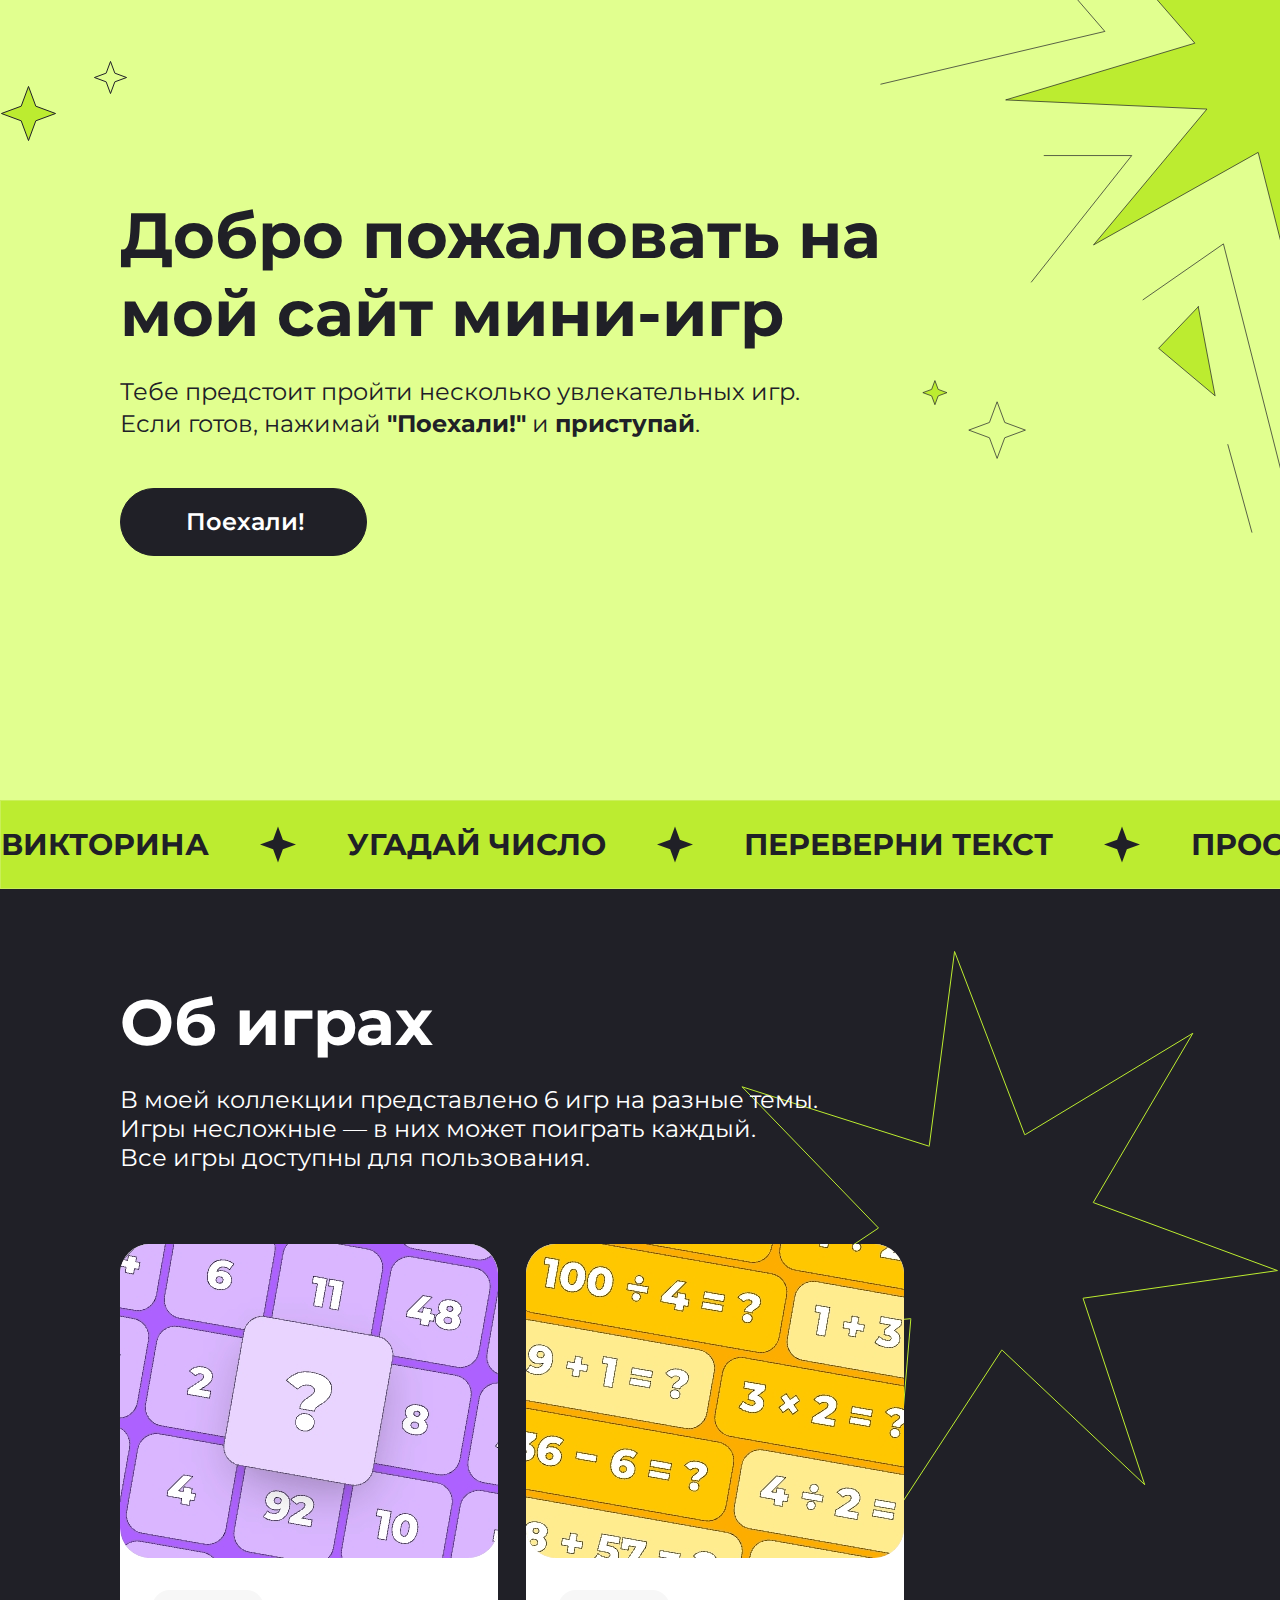
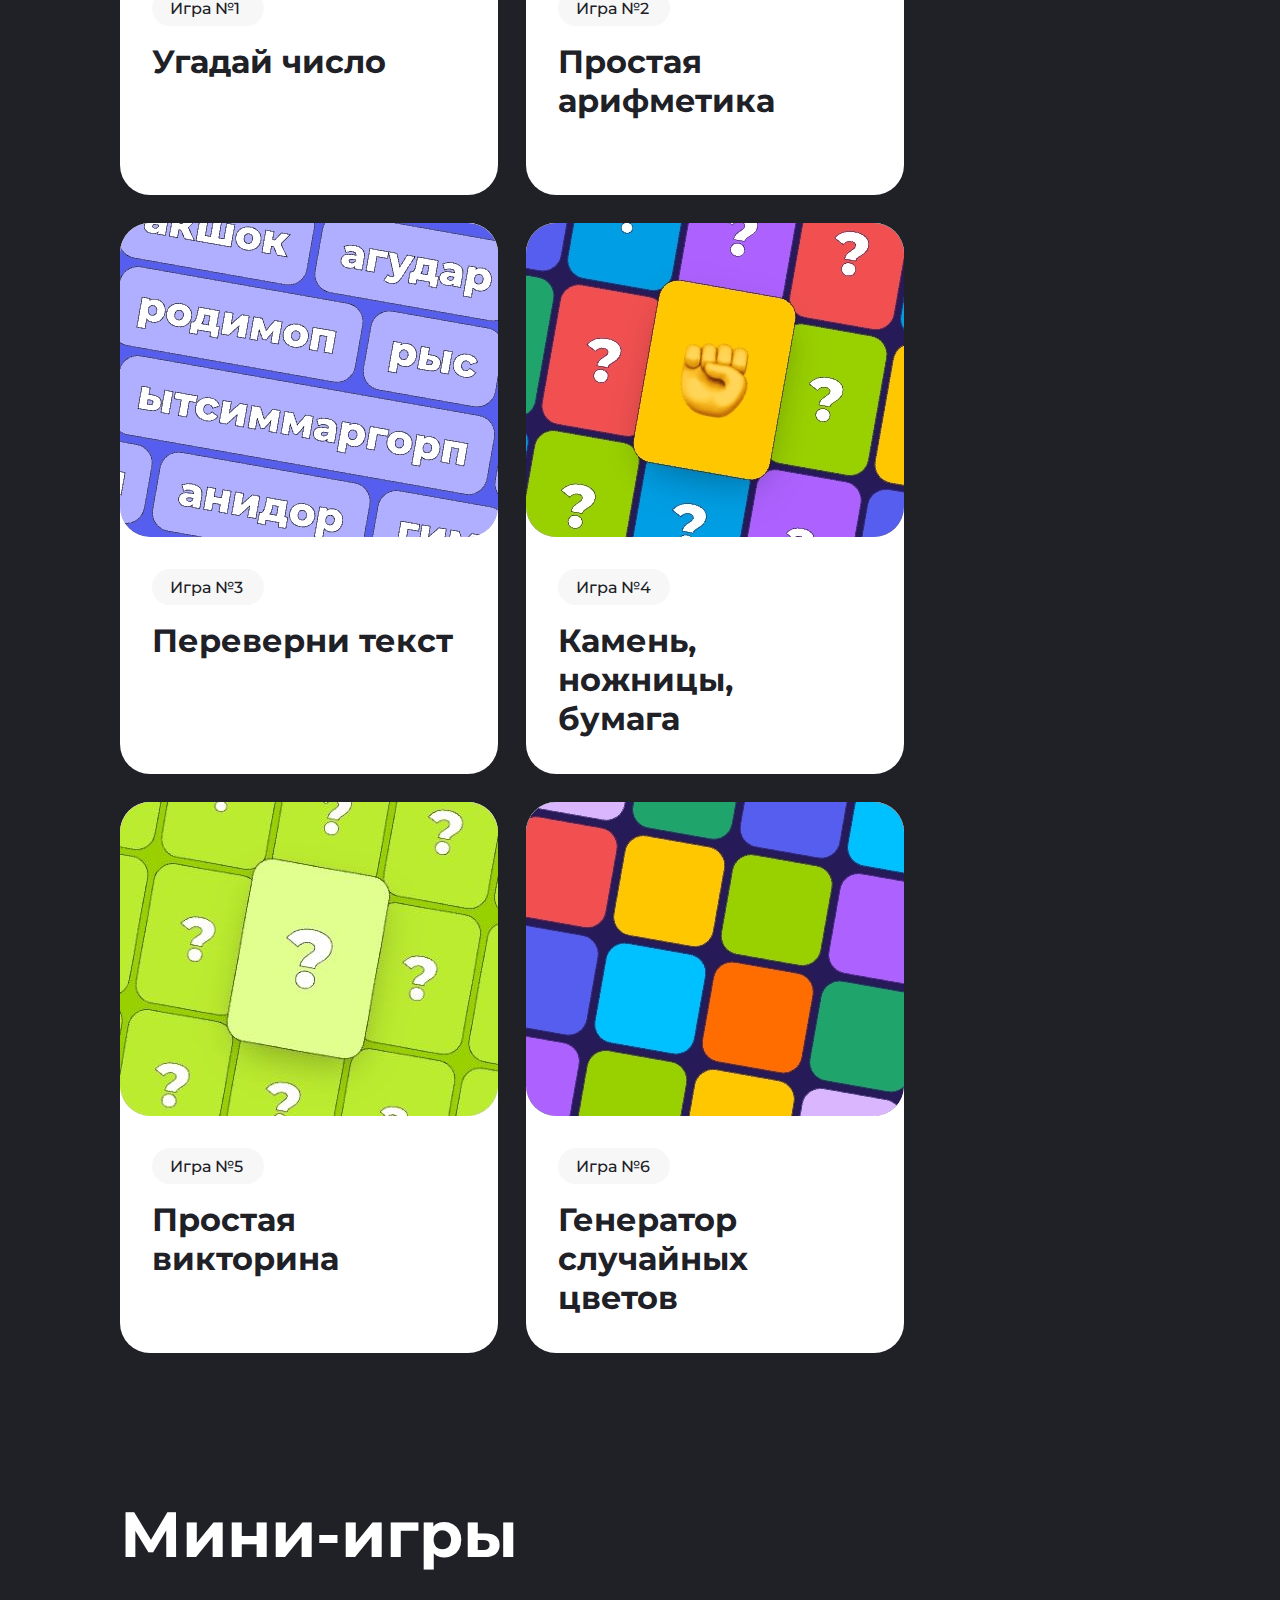
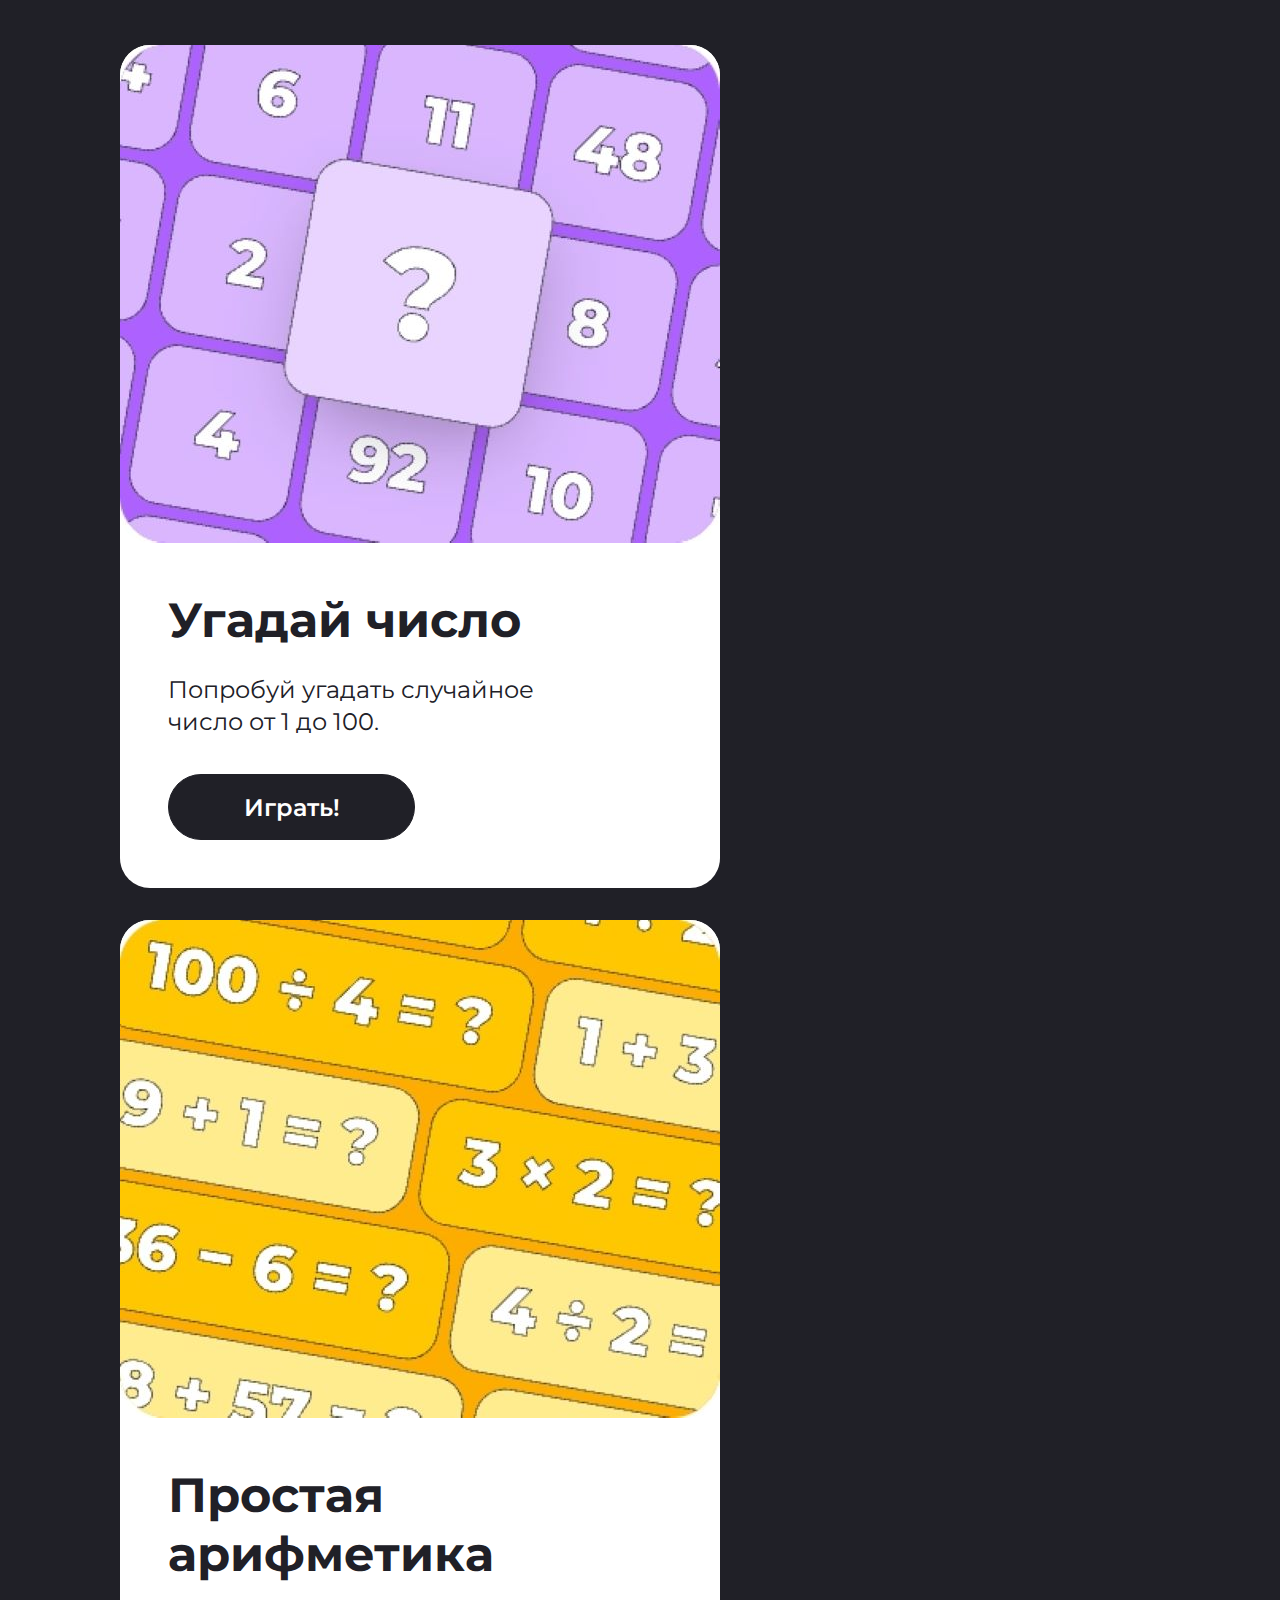
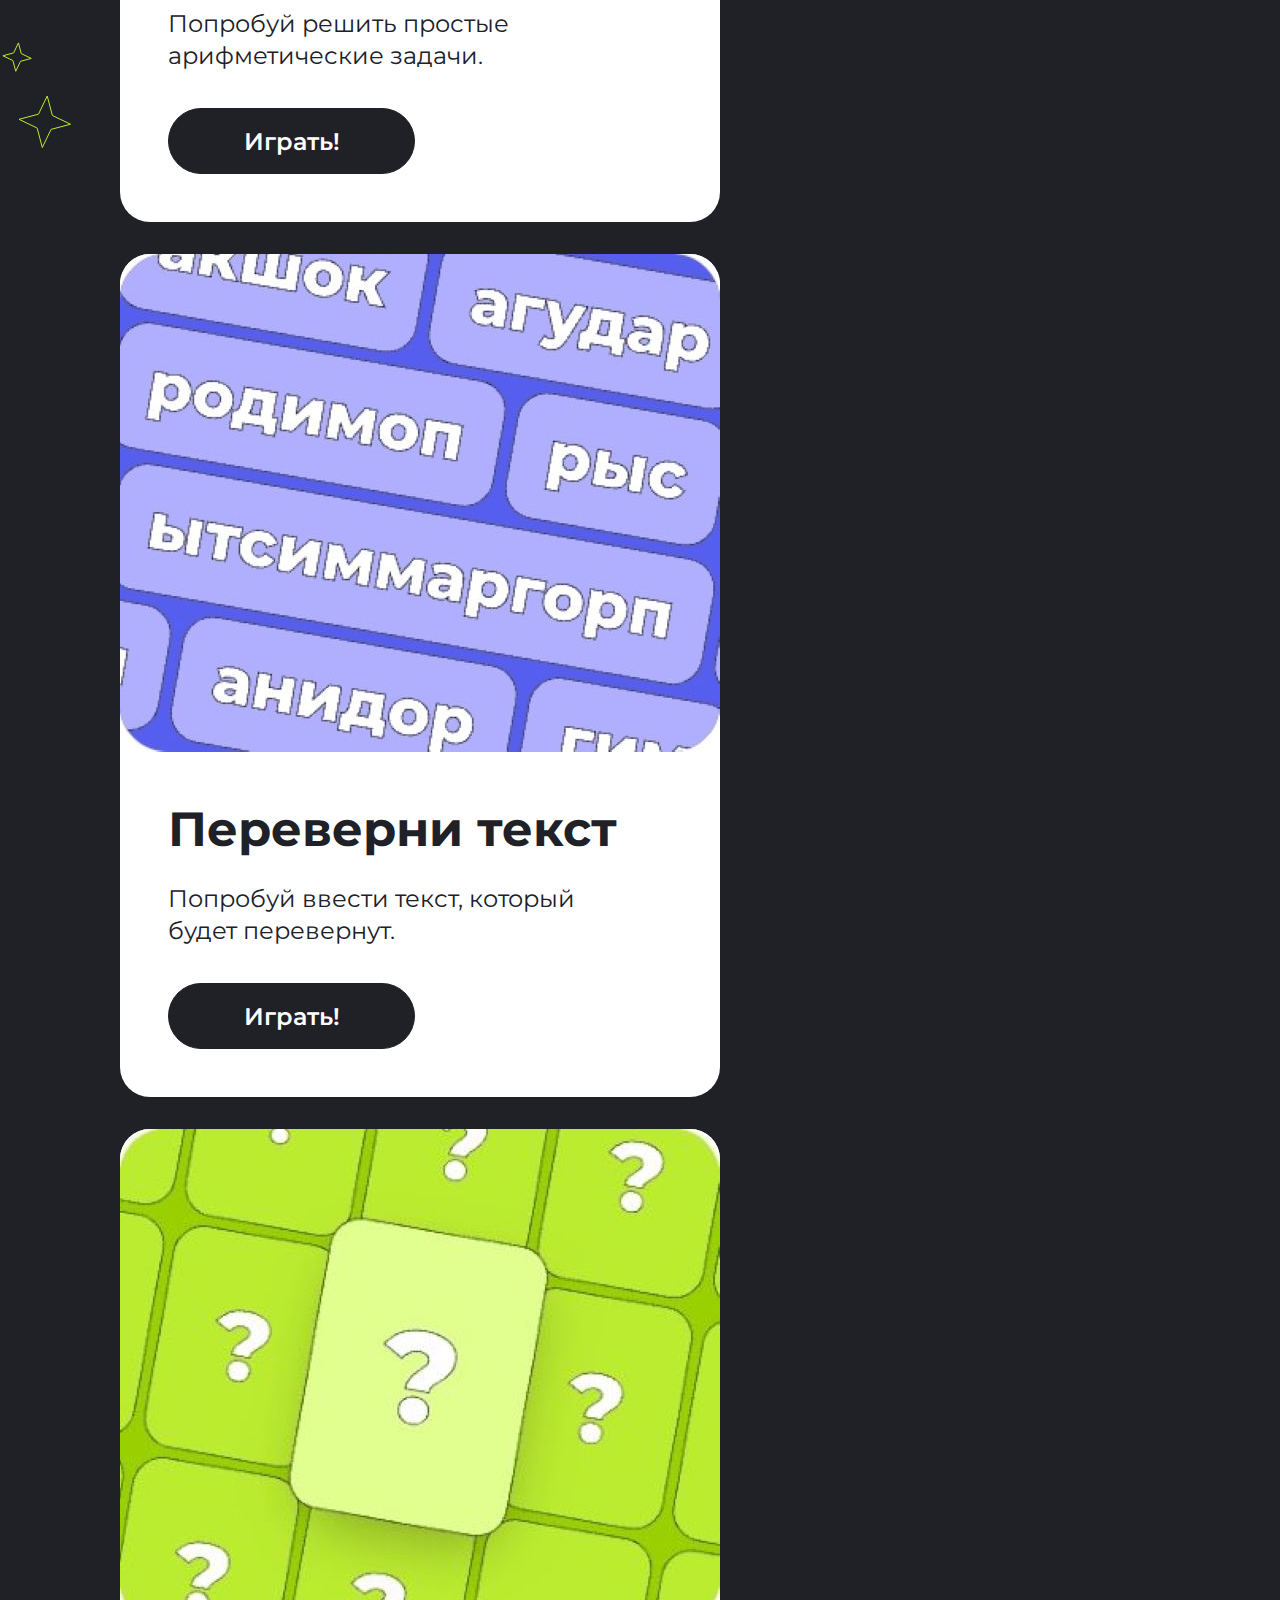
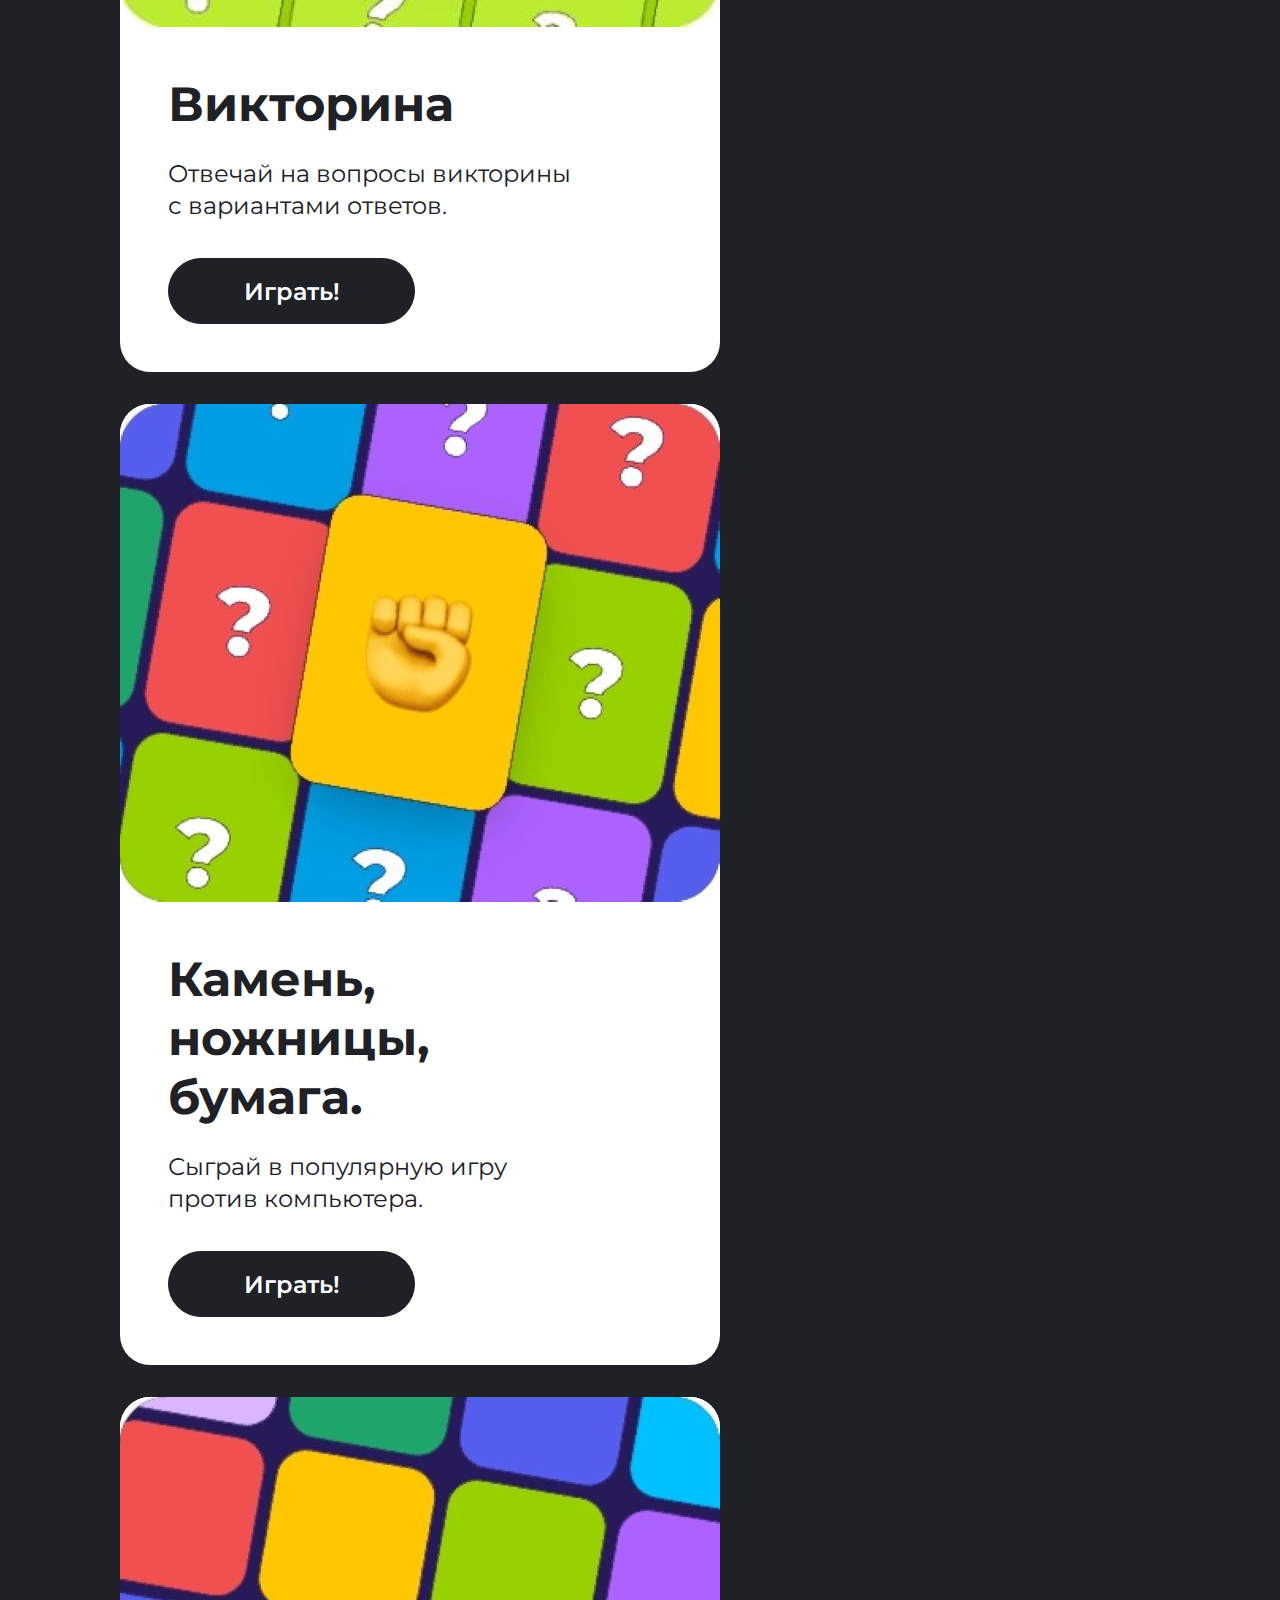
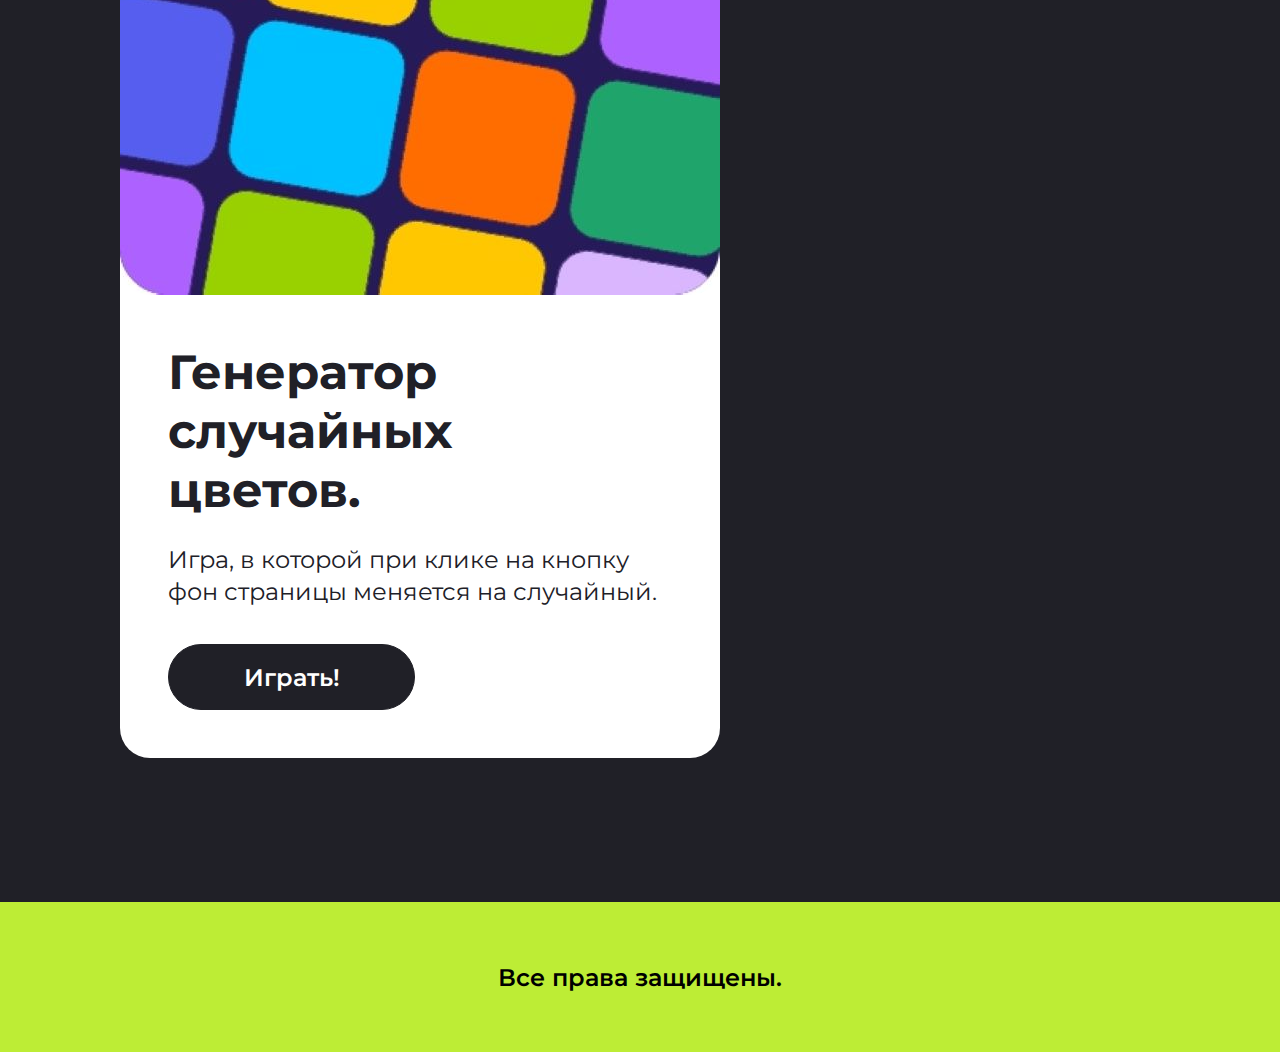
<file: index.html>
<!DOCTYPE html>
<html lang="en">

<head>
    <meta charset="UTF-8">
    <meta name="viewport" content="width=device-width, initial-scale=1.0">
    <title>Index</title>
    <link rel="preconnect" href="https://fonts.googleapis.com">
    <link rel="preconnect" href="https://fonts.gstatic.com" crossorigin>
    <link href="https://fonts.googleapis.com/css2?family=Montserrat:ital,wght@0,100..900;1,100..900&display=swap"
        rel="stylesheet">
    <link rel="stylesheet" href="style.css">

</head>

<body>
    <div class="top center">
        <h1 class="top__title">Добро пожаловать на мой сайт мини-игр</h1>
        <p class="top__text">Тебе предстоит пройти несколько увлекательных игр. Если готов, нажимай
            <strong>"Поехали!"</strong> и <strong>приступай</strong>.
        </p>
        <a class="top__btn" href="#menu">Поехали!</a>
    </div>
    <div class="scroll">
    <Div class="scroll__bar">
        <span class="scroll__name">викторина</span> <img src="image/scrollstar.svg" alt="star">
        <span class="scroll__name">угадай число</span> <img src="image/scrollstar.svg" alt="star">
        <span class="scroll__name">переверни текст</span> <img src="image/scrollstar.svg" alt="star">
        <span class="scroll__name">простая арифметика</span> <img src="image/scrollstar.svg" alt="star">
        <span class="scroll__name">камень, ножницы, бумага</span> <img src="image/scrollstar.svg" alt="star">
        <span class="scroll__name">генератор случайных цветов</span> <img src="image/scrollstar.svg" alt="star">
        <span class="scroll__name">викторина</span> <img src="image/scrollstar.svg" alt="star">
        <span class="scroll__name">угадай число</span> <img src="image/scrollstar.svg" alt="star">
        <span class="scroll__name">переверни текст</span> <img src="image/scrollstar.svg" alt="star">
        <span class="scroll__name">простая арифметика</span> <img src="image/scrollstar.svg" alt="star">
        <span class="scroll__name">камень, ножницы, бумага</span> <img src="image/scrollstar.svg" alt="star">
        <span class="scroll__name">генератор случайных цветов</span> <img src="image/scrollstar.svg" alt="star">
        <span class="scroll__name">викторина</span> <img src="image/scrollstar.svg" alt="star">
        <span class="scroll__name">угадай число</span> <img src="image/scrollstar.svg" alt="star">
        <span class="scroll__name">переверни текст</span> <img src="image/scrollstar.svg" alt="star">
        <span class="scroll__name">простая арифметика</span> <img src="image/scrollstar.svg" alt="star">
        <span class="scroll__name">камень, ножницы, бумага</span> <img src="image/scrollstar.svg" alt="star">
        <span class="scroll__name">генератор случайных цветов</span> <img src="image/scrollstar.svg" alt="star">
    </Div>
</div>
    <main class="content center">
        <section id="menu" class="menu">
            <h2 class="menu__title">Об играх</h2>
            <p class="menu__text">В моей коллекции представлено 6 игр на разные темы. <br>Игры несложные — в них может
                поиграть каждый. <br> Все игры доступны для пользования.</p>
            <div class="menu__box">
                <article class="menu__card menu__card_min">
                    <a class="menu__img" href="#guessnum"><img class="img" src="image/guessnum.jpeg" alt="Guess number"></a>
                    <div class="menu__desc">
                        <button class="menu__btn">Игра №1</button>
                        <h3 class="menu__name">Угадай число</h3>
                    </div>
                </article>
                <article class="menu__card menu__card_med">
                    <a class="menu__img" href="#simplemath"><img class="img" src="image/simplemath.jpeg" alt="Simple math"></a>
                    <div class="menu__desc">
                        <button class="menu__btn">Игра №2</button>
                        <h3 class="menu__name">Простая <br> арифметика</h3>
                    </div>
                </article>
                <article class="menu__card menu__card_min">
                    <a class="menu__img" href="#reversetext"><img class="img" src="image/reversetext.jpeg" alt="Reverse text"></a>
                    <div class="menu__desc">
                        <button class="menu__btn">Игра №3</button>
                        <h3 class="menu__name">Переверни текст</h3>
                    </div>
                </article>
                <article class="menu__card menu__card_max">
                    <a class="menu__img" href="#RPS"><img class="img" src="image/RPS.jpeg" alt="Rock-paper-scissors"></a>
                    <div class="menu__desc">
                        <button class="menu__btn">Игра №4</button>
                        <h3 class="menu__name">Камень, <br> ножницы, <br> бумага</h3>
                    </div>
                </article>
                <article class="menu__card menu__card_med">
                    <a class="menu__img" href="#simplequiz"><img class="img" src="image/simplequiz.jpg" alt="simple quiz"></a>
                    <div class="menu__desc">
                        <button class="menu__btn">Игра №5</button>
                        <h3 class="menu__name">Простая <br> викторина</h3>
                    </div>
                </article>
                <article class="menu__card menu__card_max">
                    <a class="menu__img" href="#colorgenerator"><img class="img" src="image/colgenerator.jpeg" alt="color generator"></a>
                    <div class="menu__desc">
                        <button class="menu__btn">Игра №6</button>
                        <h3 class="menu__name">Генератор <br> случайных <br> цветов</h3>
                    </div>
                </article>
            </div>
        </section>
        <section class="games center">
            <h2 class="games__title">Мини-игры</h2>
         <div class="games__box">
                <article id="guessnum" class="games__card">
                    <img class="games__img" src="image/maxguessnum.jpg" alt="Guess number">
                    <div class="games__desc">
                        <h3 class="games__name">Угадай число</h3>
                        <p class="games__text">Попробуй угадать случайное <br> число от 1 до 100.</p>
                        <button onclick="guessNumber()" class="games__btn">Играть!</button>
                    </div>
                </article>
                <article id="simplemath" class="games__card">
                    <img class="games__img" src="image/maxsimplemath.jpg" alt="simple math">
                    <div class="games__desc">
                        <h3 class="games__name">Простая <br> арифметика</h3>
                        <p class="games__text">Попробуй решить простые <br> арифметические задачи.</p>
                        <button onclick="simpleMath()" class="games__btn">Играть!</button>
                    </div>
                </article>
                <article id="reversetext" class="games__card">
                    <img class="games__img" src="image/maxreversetext.jpg" alt="reverse text">
                    <div class="games__desc">
                        <h3 class="games__name">Переверни текст</h3>
                        <p class="games__text">Попробуй ввести текст, который <br> будет перевернут.</p>
                        <button onclick="reverseText()" class="games__btn">Играть!</button>
                    </div>
                </article>
                <article id="simplequiz" class="games__card">
                    <img class="games__img" src="image/maxsimplequiz.jpg" alt="quiz">
                    <div class="games__desc">
                        <h3 class="games__name">Викторина</h3>
                        <p class="games__text">Отвечай на вопросы викторины <br> с вариантами ответов.</p>
                        <button onclick="simpleQuiz()" class="games__btn">Играть!</button>
                    </div>
                </article>
                <article id="RPS" class="games__card">
                    <img class="games__img" src="image/maxRPS.jpg" alt="Rock-paper-scissors">
                    <div class="games__desc">
                        <h3 class="games__name">Камень, <br> ножницы, <br> бумага.</h3>
                        <p class="games__text">Сыграй в популярную игру <br> против компьютера.</p>
                        <button onclick="RockPaperScissors()" class="games__btn">Играть!</button>
                    </div>
                </article>
                <article id="colorgenerator" class="games__card">
                    <img class="games__img" src="image/maxcolgenerator.jpg" alt="Color generator">
                    <div class="games__desc">
                        <h3 class="games__name">Генератор <br> случайных <br> цветов.</h3>
                        <p class="games__text">Игра, в которой при клике на кнопку <br> фон страницы меняется на случайный.</p>
                        <button class="games__btn btn__color">Играть!</button>
                    </div>
                </article>
            </div>
        </section>
        <section class="mobile center">
            <h2 class="mobile__title">Мини-игры</h2>
         <div class="mobile__box">
                <article class="mobile__card">
                    <img class="mobile__img" src="image/minguessnum.jpg" alt="Guess number">
                    <div class="mobile__desc">
                        <h3 class="mobile__name">Угадай число</h3>
                        <p class="mobile__text">Попробуй угадать случайное <br> число от 1 до 100.</p>
                        <button onclick="guessNumber()" class="mobile__btn">Играть!</button>
                    </div>
                </article>
                <article class="mobile__card">
                    <img class="mobile__img" src="image/minsimplemath.jpg" alt="simple math">
                    <div class="mobile__desc">
                        <h3 class="mobile__name">Простая <br> арифметика</h3>
                        <p class="mobile__text">Попробуй решить простые <br> арифметические задачи.</p>
                        <button onclick="simpleMath()" class="mobile__btn">Играть!</button>
                    </div>
                </article>
                <article class="mobile__card">
                    <img class="mobile__img" src="image/minreversetext.jpg" alt="reverse text">
                    <div class="mobile__desc">
                        <h3 class="mobile__name">Переверни текст</h3>
                        <p class="mobile__text">Попробуй ввести текст, который <br> будет перевернут.</p>
                        <button onclick="reverseText()" class="mobile__btn">Играть!</button>
                    </div>
                </article>
                <article class="mobile__card">
                    <img class="mobile__img" src="image/minsimplequiz.jpg" alt="quiz">
                    <div class="mobile__desc">
                        <h3 class="mobile__name">Викторина</h3>
                        <p class="mobile__text">Отвечай на вопросы викторины <br> с вариантами ответов.</p>
                        <button onclick="simpleQuiz()" class="mobile__btn">Играть!</button>
                    </div>
                </article>
                <article class="mobile__card">
                    <img class="mobile__img" src="image/minRPS.jpg" alt="Rock-paper-scissors">
                    <div class="mobile__desc">
                        <h3 class="mobile__name">Камень, <br> ножницы, <br> бумага.</h3>
                        <p class="mobile__text">Сыграй в популярную игру <br> против компьютера.</p>
                        <button onclick="RockPaperScissors()" class="mobile__btn">Играть!</button>
                    </div>
                </article>
                <article class="mobile__card">
                    <img class="mobile__img" src="image/mincolgenerator.jpg" alt="Color generator">
                    <div class="mobile__desc">
                        <h3 class="mobile__name">Генератор <br> случайных <br> цветов.</h3>
                        <p class="mobile__text">Игра, в которой при клике на кнопку <br> фон страницы меняется на случайный.</p>
                        <button class="mobile__btn btn__color">Играть!</button>
                    </div>
                </article>
            </div>
        </section>
    </main>
    <footer class="footer center">
        <h2 class="footer__title">Все права защищены.</h2>
    </footer>
    <script src="games.js"></script>
</body>

</html>
</file>
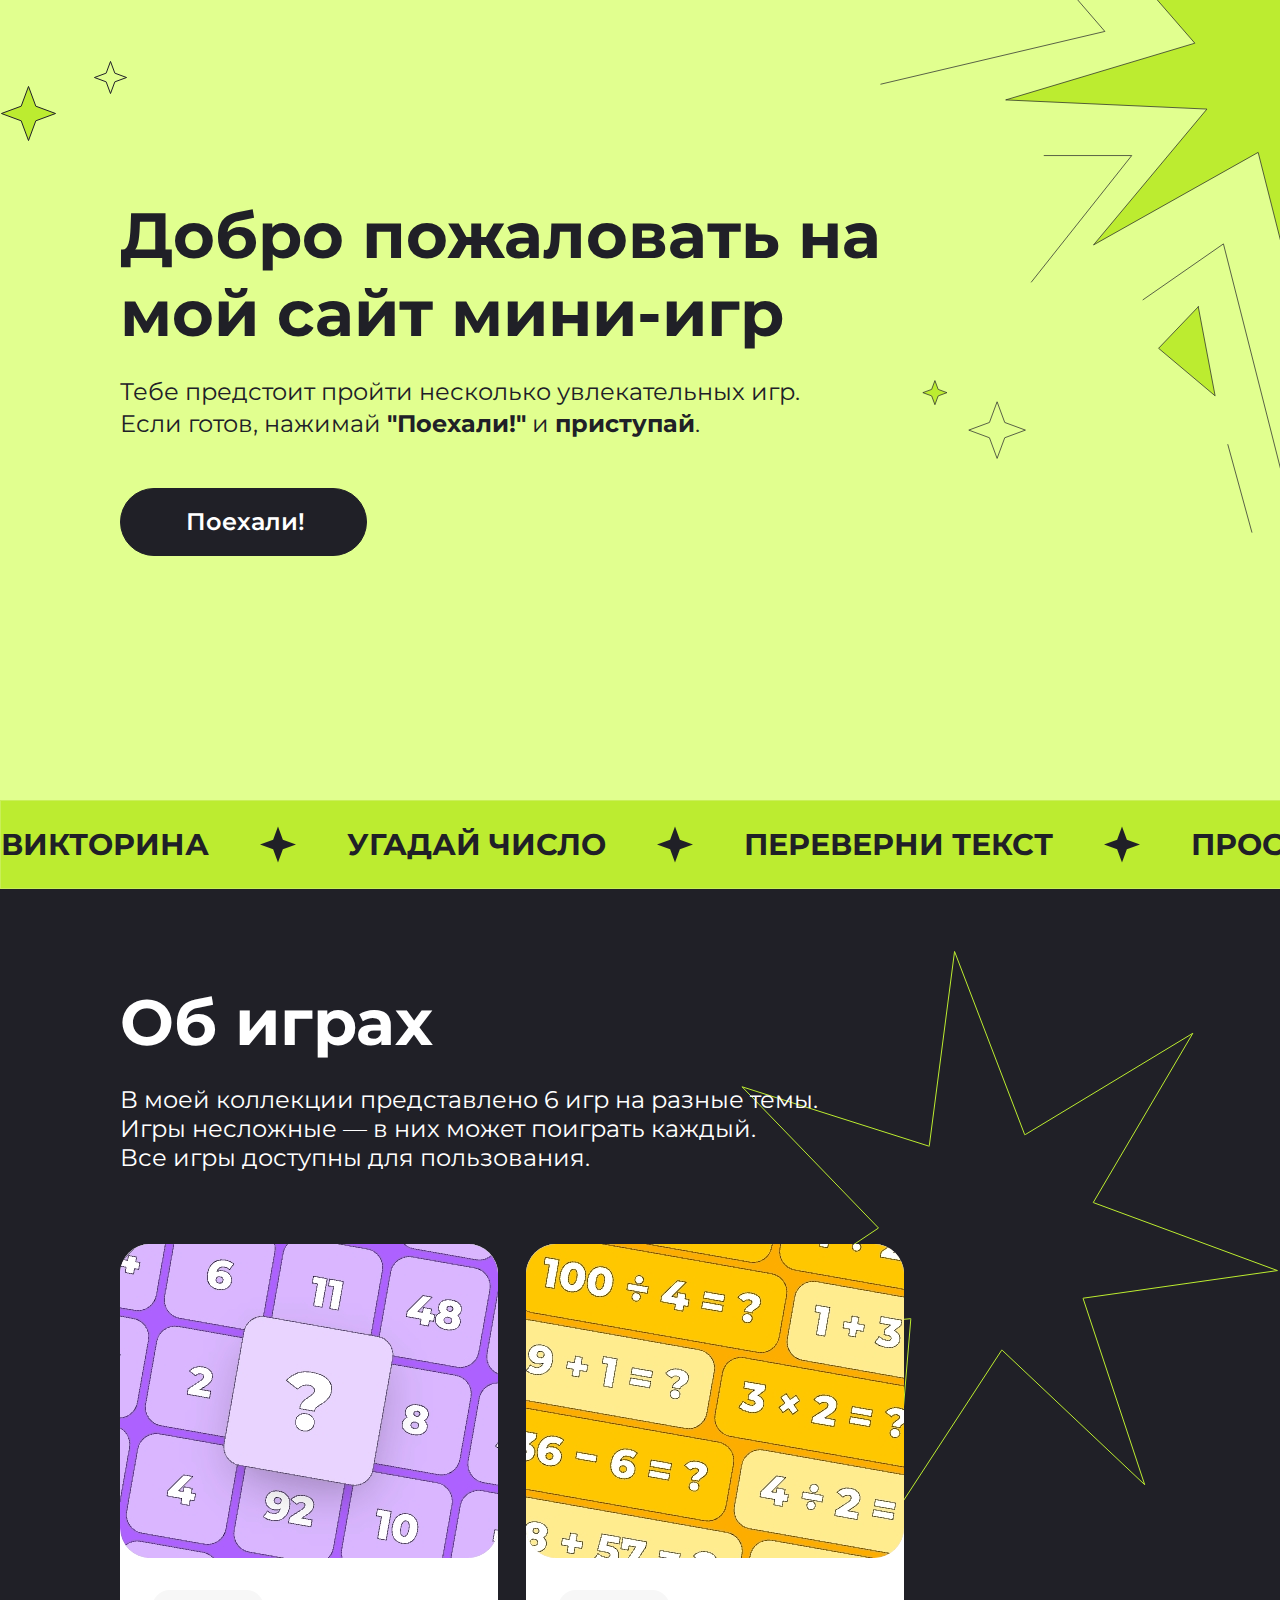
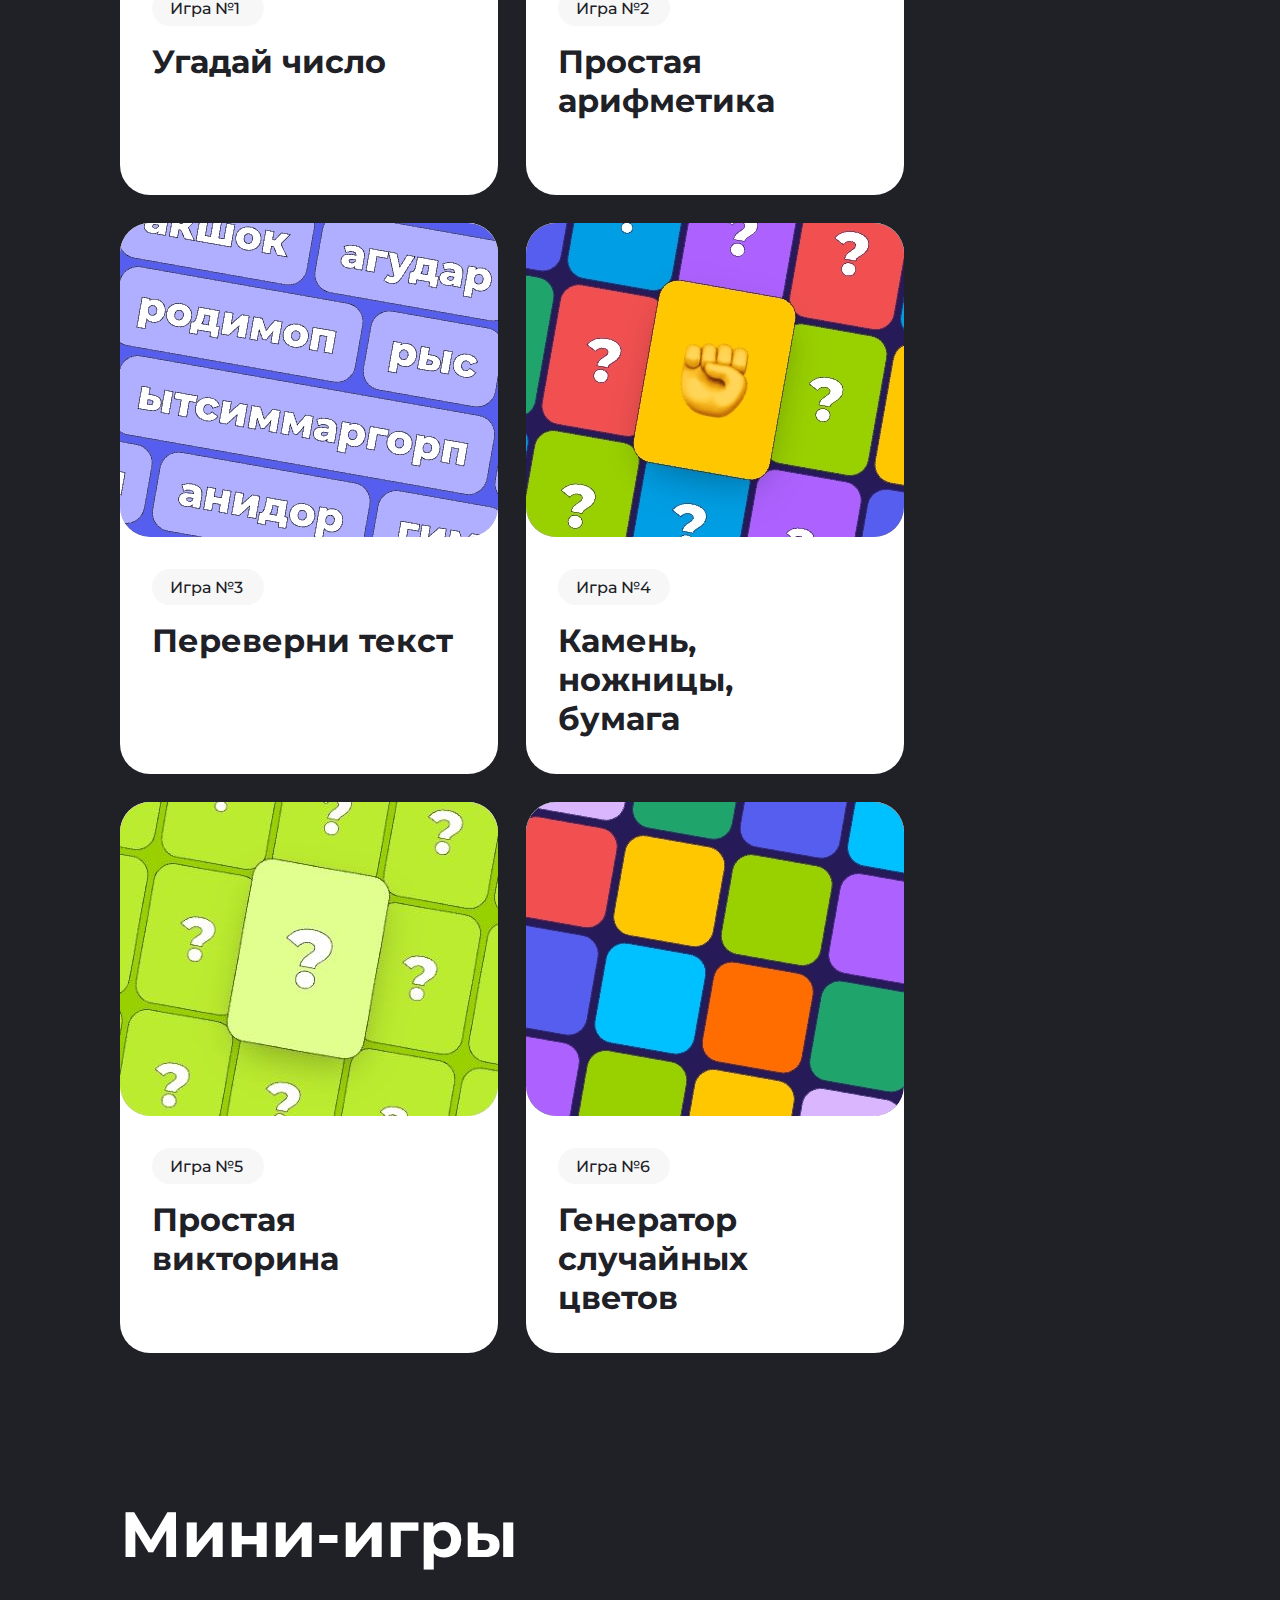
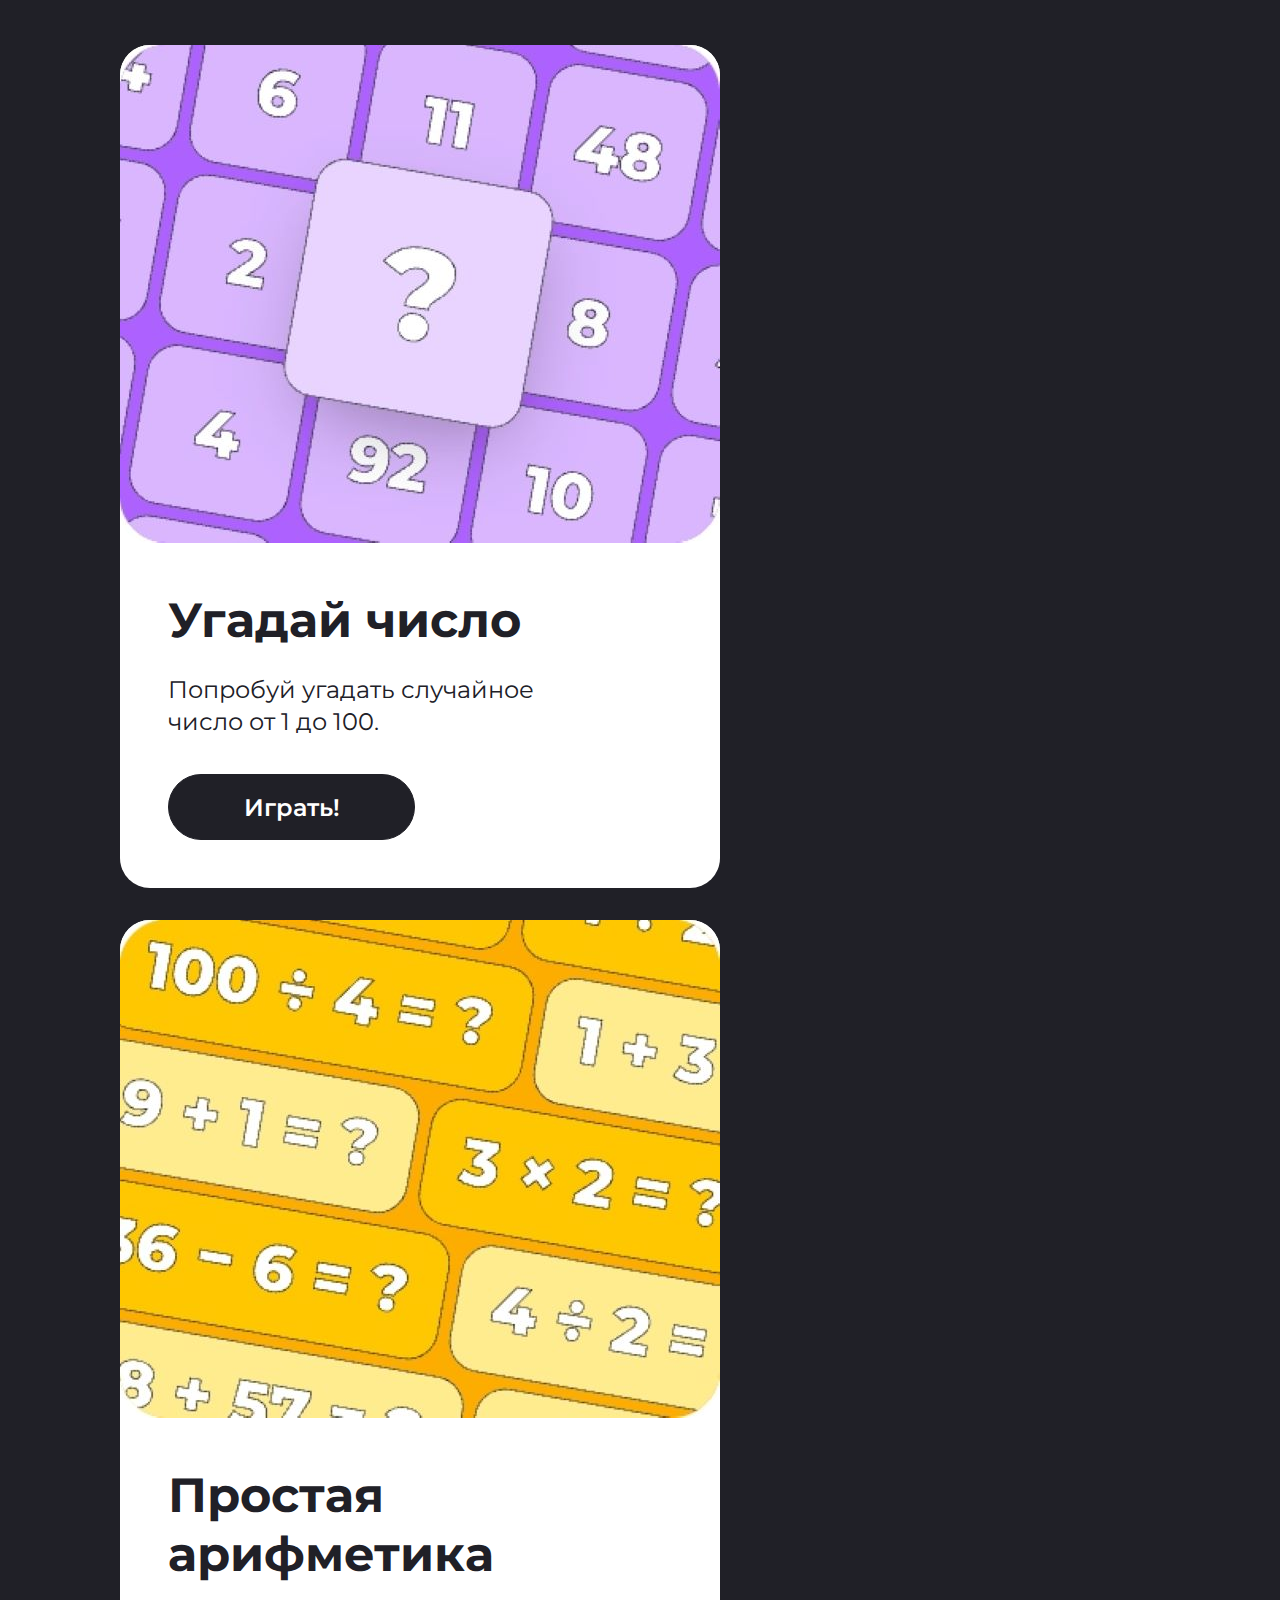
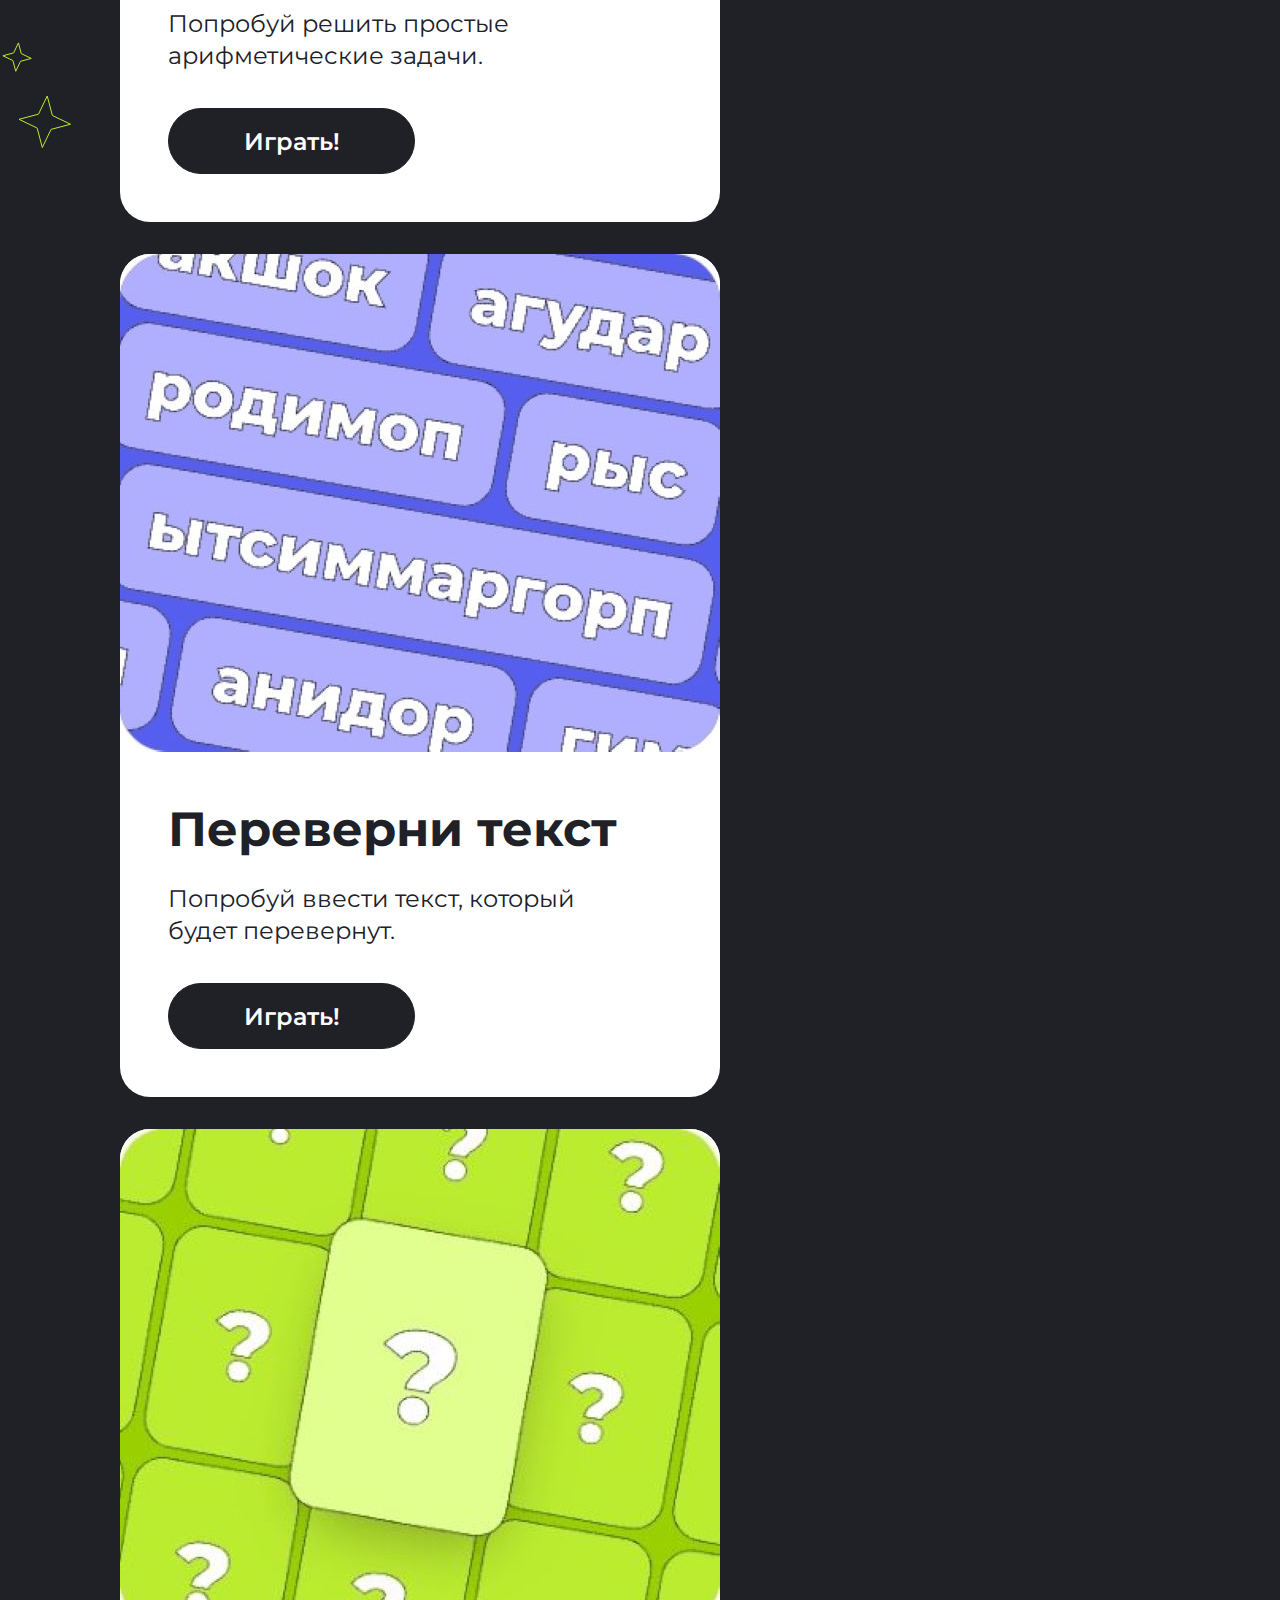
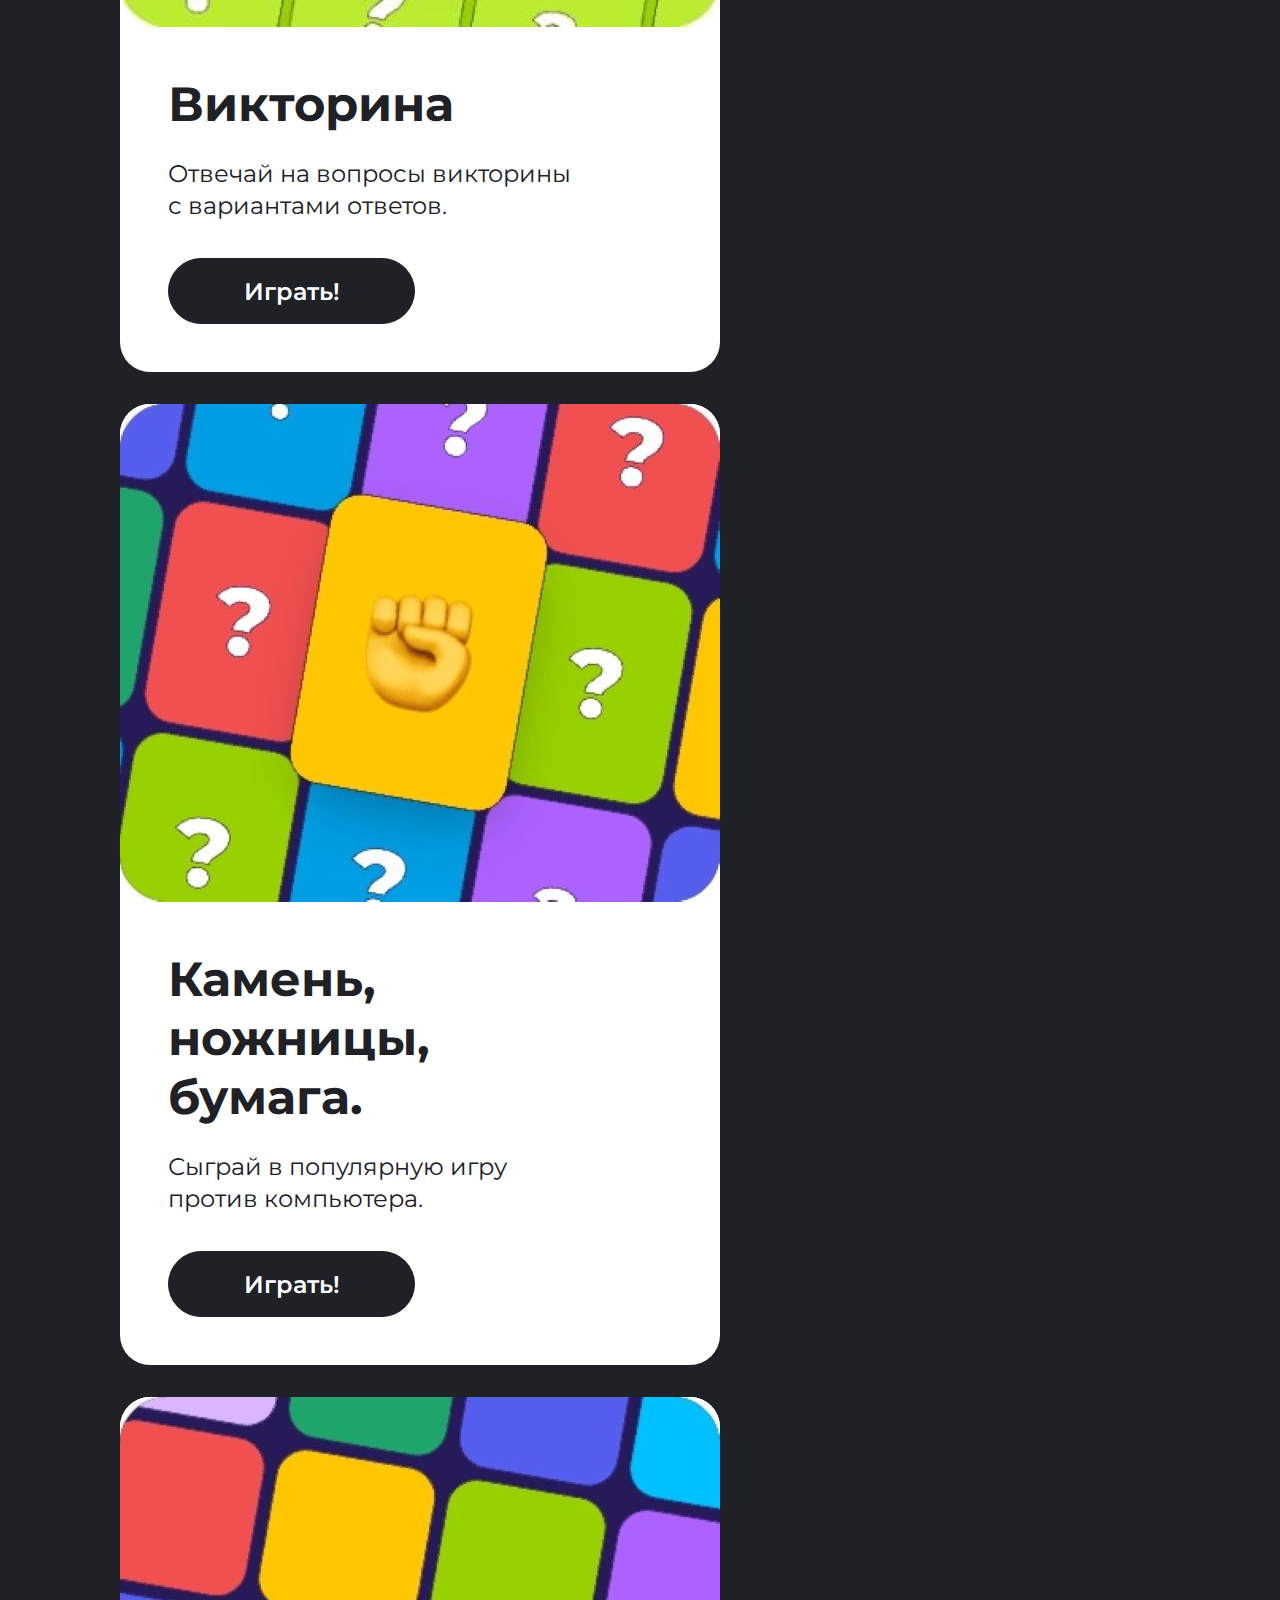
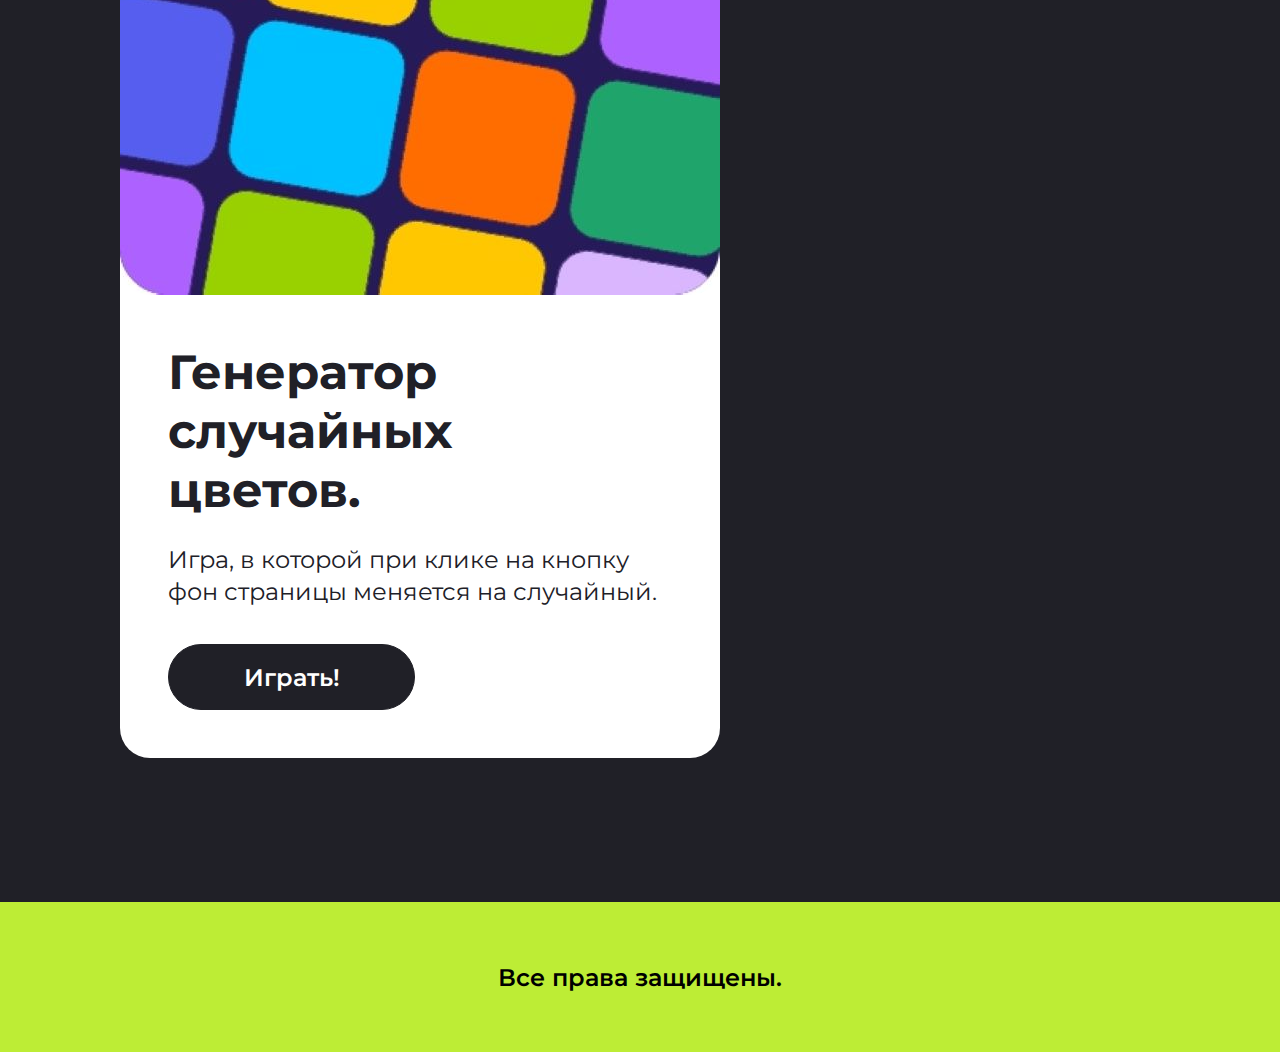
<file: Homework1/index.html>
<!DOCTYPE html>
<html lang="en">

<head>
    <meta charset="UTF-8">
    <meta name="viewport" content="width=device-width, initial-scale=1.0">
    <title>Index</title>
    <link rel="preconnect" href="https://fonts.googleapis.com">
    <link rel="preconnect" href="https://fonts.gstatic.com" crossorigin>
    <link href="https://fonts.googleapis.com/css2?family=Montserrat:ital,wght@0,100..900;1,100..900&display=swap"
        rel="stylesheet">
    <link rel="stylesheet" href="style.css">

</head>

<body>
    <div class="top center">
        <h1 class="top__title">Добро пожаловать на мой сайт мини-игр</h1>
        <p class="top__text">Тебе предстоит пройти несколько увлекательных игр. Если готов, нажимай
            <strong>"Поехали!"</strong> и <strong>приступай</strong>.
        </p>
        <a class="top__btn" href="#menu">Поехали!</a>
    </div>
</div>
    <div class="scroll">
    <Div class="scroll__bar">
        <span class="scroll__name">викторина</span> <img src="image/scrollstar.svg" alt="star">
        <span class="scroll__name">угадай число</span> <img src="image/scrollstar.svg" alt="star">
        <span class="scroll__name">переверни текст</span> <img src="image/scrollstar.svg" alt="star">
        <span class="scroll__name">простая арифметика</span> <img src="image/scrollstar.svg" alt="star">
        <span class="scroll__name">камень, ножницы, бумага</span> <img src="image/scrollstar.svg" alt="star">
        <span class="scroll__name">генератор случайных цветов</span> <img src="image/scrollstar.svg" alt="star">
        <span class="scroll__name">викторина</span> <img src="image/scrollstar.svg" alt="star">
        <span class="scroll__name">угадай число</span> <img src="image/scrollstar.svg" alt="star">
        <span class="scroll__name">переверни текст</span> <img src="image/scrollstar.svg" alt="star">
        <span class="scroll__name">простая арифметика</span> <img src="image/scrollstar.svg" alt="star">
        <span class="scroll__name">камень, ножницы, бумага</span> <img src="image/scrollstar.svg" alt="star">
        <span class="scroll__name">генератор случайных цветов</span> <img src="image/scrollstar.svg" alt="star">
        </Div>
</div>

    <main class="content center">
        <section id="menu" class="menu">
            <h2 class="menu__title">Об играх</h2>
            <p class="menu__text">В моей коллекции представлено 6 игр на разные темы. <br>Игры несложные — в них может
                поиграть каждый. <br> Все игры доступны для пользования.</p>
            <div class="menu__box">
                <article class="menu__card menu__card_min">
                    <a class="menu__img" href="#guessnum"><img class="img" src="image/guessnum.jpeg" alt="Guess number"></a>
                    <div class="menu__desc">
                        <button class="menu__btn">Игра №1</button>
                        <h3 class="menu__name">Угадай число</h3>
                    </div>
                </article>
                <article class="menu__card menu__card_med">
                    <a class="menu__img" href="#simplemath"><img class="img" src="image/simplemath.jpeg" alt="Simple math"></a>
                    <div class="menu__desc">
                        <button class="menu__btn">Игра №2</button>
                        <h3 class="menu__name">Простая <br> арифметика</h3>
                    </div>
                </article>
                <article class="menu__card menu__card_min">
                    <a class="menu__img" href="#reversetext"><img class="img" src="image/reversetext.jpeg" alt="Reverse text"></a>
                    <div class="menu__desc">
                        <button class="menu__btn">Игра №3</button>
                        <h3 class="menu__name">Переверни текст</h3>
                    </div>
                </article>
                <article class="menu__card menu__card_max">
                    <a class="menu__img" href="#RPS"><img class="img" src="image/RPS.jpeg" alt="Rock-paper-scissors"></a>
                    <div class="menu__desc">
                        <button class="menu__btn">Игра №4</button>
                        <h3 class="menu__name">Камень, <br> ножницы, <br> бумага</h3>
                    </div>
                </article>
                <article class="menu__card menu__card_med">
                    <a class="menu__img" href="#simplequiz"><img class="img" src="image/simplequiz.jpg" alt="simple quiz"></a>
                    <div class="menu__desc">
                        <button class="menu__btn">Игра №5</button>
                        <h3 class="menu__name">Простая <br> викторина</h3>
                    </div>
                </article>
                <article class="menu__card menu__card_max">
                    <a class="menu__img" href="#colorgenerator"><img class="img" src="image/colgenerator.jpeg" alt="color generator"></a>
                    <div class="menu__desc">
                        <button class="menu__btn">Игра №6</button>
                        <h3 class="menu__name">Генератор <br> случайных <br> цветов</h3>
                    </div>
                </article>
            </div>
        </section>
        <section class="games center">
            <h2 class="games__title">Мини-игры</h2>
         <div class="games__box">
                <article id="guessnum" class="games__card">
                    <img class="games__img" src="image/maxguessnum.jpg" alt="Guess number">
                    <div class="games__desc">
                        <h3 class="games__name">Угадай число</h3>
                        <p class="games__text">Попробуй угадать случайное <br> число от 1 до 100.</p>
                        <button onclick="guessNumber()" class="games__btn">Играть!</button>
                    </div>
                </article>
                <article id="simplemath" class="games__card">
                    <img class="games__img" src="image/maxsimplemath.jpg" alt="simple math">
                    <div class="games__desc">
                        <h3 class="games__name">Простая <br> арифметика</h3>
                        <p class="games__text">Попробуй решить простые <br> арифметические задачи.</p>
                        <button onclick="simpleMath()" class="games__btn">Играть!</button>
                    </div>
                </article>
                <article id="reversetext" class="games__card">
                    <img class="games__img" src="image/maxreversetext.jpg" alt="reverse text">
                    <div class="games__desc">
                        <h3 class="games__name">Переверни текст</h3>
                        <p class="games__text">Попробуй ввести текст, который <br> будет перевернут.</p>
                        <button onclick="reverseText()" class="games__btn">Играть!</button>
                    </div>
                </article>
                <article id="simplequiz" class="games__card">
                    <img class="games__img" src="image/maxsimplequiz.jpg" alt="quiz">
                    <div class="games__desc">
                        <h3 class="games__name">Викторина</h3>
                        <p class="games__text">Отвечай на вопросы викторины <br> с вариантами ответов.</p>
                        <button onclick="simpleQuiz()" class="games__btn">Играть!</button>
                    </div>
                </article>
                <article id="RPS" class="games__card">
                    <img class="games__img" src="image/maxRPS.jpg" alt="Rock-paper-scissors">
                    <div class="games__desc">
                        <h3 class="games__name">Камень, <br> ножницы, <br> бумага.</h3>
                        <p class="games__text">Сыграй в популярную игру <br> против компьютера.</p>
                        <button onclick="RockPaperScissors()" class="games__btn">Играть!</button>
                    </div>
                </article>
                <article id="colorgenerator" class="games__card">
                    <img class="games__img" src="image/maxcolgenerator.jpg" alt="Color generator">
                    <div class="games__desc">
                        <h3 class="games__name">Генератор <br> случайных <br> цветов.</h3>
                        <p class="games__text">Игра, в которой при клике на кнопку <br> фон страницы меняется на случайный.</p>
                        <button class="games__btn btn__color">Играть!</button>
                    </div>
                </article>
            </div>
        </section>
        <section class="mobile center">
            <h2 class="mobile__title">Мини-игры</h2>
         <div class="mobile__box">
                <article class="mobile__card">
                    <img class="mobile__img" src="image/minguessnum.jpg" alt="Guess number">
                    <div class="mobile__desc">
                        <h3 class="mobile__name">Угадай число</h3>
                        <p class="mobile__text">Попробуй угадать случайное <br> число от 1 до 100.</p>
                        <button onclick="guessNumber()" class="mobile__btn">Играть!</button>
                    </div>
                </article>
                <article class="mobile__card">
                    <img class="mobile__img" src="image/minsimplemath.jpg" alt="simple math">
                    <div class="mobile__desc">
                        <h3 class="mobile__name">Простая <br> арифметика</h3>
                        <p class="mobile__text">Попробуй решить простые <br> арифметические задачи.</p>
                        <button onclick="simpleMath()" class="mobile__btn">Играть!</button>
                    </div>
                </article>
                <article class="mobile__card">
                    <img class="mobile__img" src="image/minreversetext.jpg" alt="reverse text">
                    <div class="mobile__desc">
                        <h3 class="mobile__name">Переверни текст</h3>
                        <p class="mobile__text">Попробуй ввести текст, который <br> будет перевернут.</p>
                        <button onclick="reverseText()" class="mobile__btn">Играть!</button>
                    </div>
                </article>
                <article class="mobile__card">
                    <img class="mobile__img" src="image/minsimplequiz.jpg" alt="quiz">
                    <div class="mobile__desc">
                        <h3 class="mobile__name">Викторина</h3>
                        <p class="mobile__text">Отвечай на вопросы викторины <br> с вариантами ответов.</p>
                        <button onclick="simpleQuiz()" class="mobile__btn">Играть!</button>
                    </div>
                </article>
                <article class="mobile__card">
                    <img class="mobile__img" src="image/minRPS.jpg" alt="Rock-paper-scissors">
                    <div class="mobile__desc">
                        <h3 class="mobile__name">Камень, <br> ножницы, <br> бумага.</h3>
                        <p class="mobile__text">Сыграй в популярную игру <br> против компьютера.</p>
                        <button onclick="RockPaperScissors()" class="mobile__btn">Играть!</button>
                    </div>
                </article>
                <article class="mobile__card">
                    <img class="mobile__img" src="image/mincolgenerator.jpg" alt="Color generator">
                    <div class="mobile__desc">
                        <h3 class="mobile__name">Генератор <br> случайных <br> цветов.</h3>
                        <p class="mobile__text">Игра, в которой при клике на кнопку <br> фон страницы меняется на случайный.</p>
                        <button class="mobile__btn btn__color">Играть!</button>
                    </div>
                </article>
            </div>
        </section>
    </main>
    <footer class="footer center">
        <h2 class="footer__title">Все права защищены.</h2>
    </footer>
    <script src="games.js"></script>
</body>

</html>
</file>
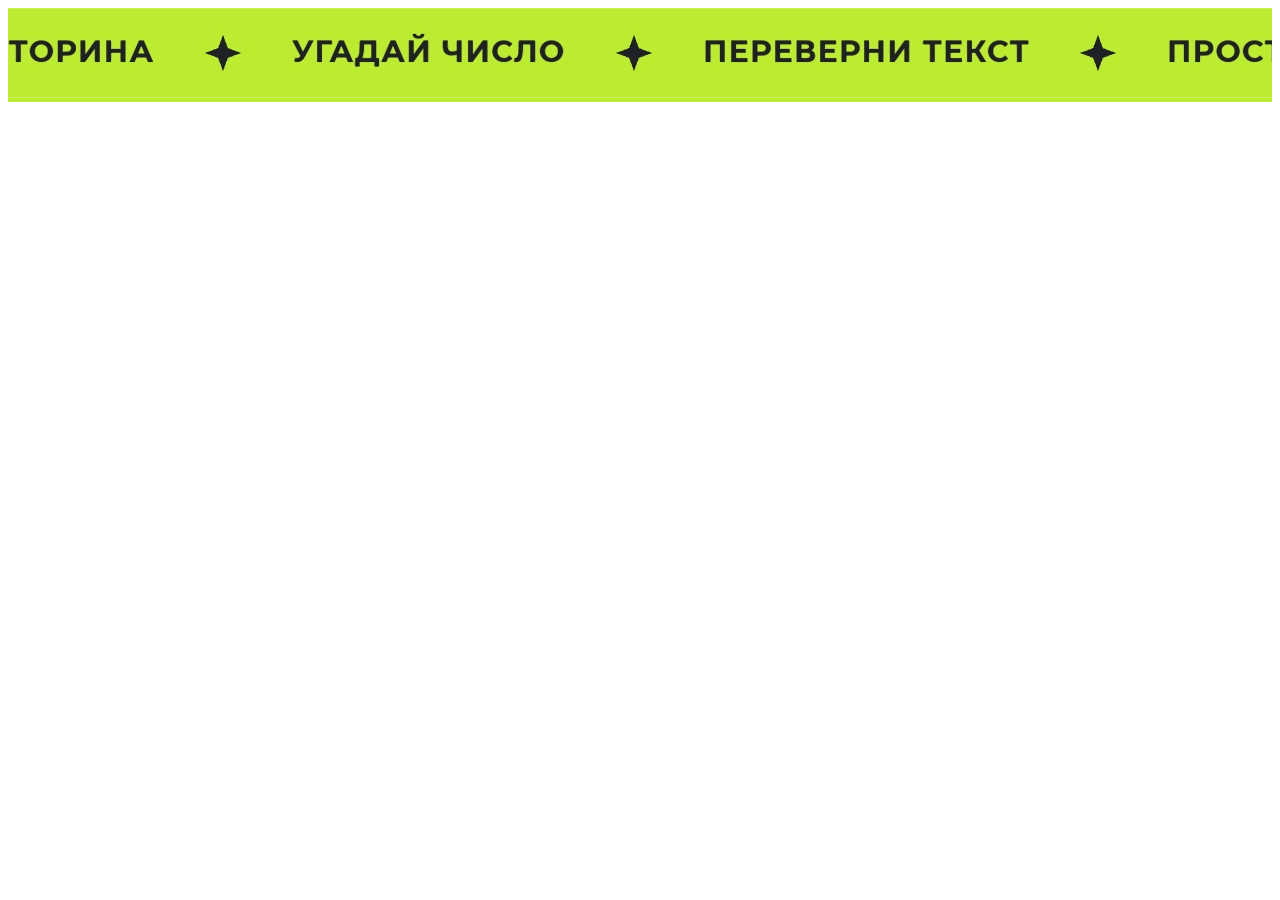
<file: Homework1/test.html>
<!DOCTYPE html>
<html lang="en">
<head>
    <meta charset="UTF-8">
    <meta name="viewport" content="width=device-width, initial-scale=1.0">
    <title>Document</title>
    <style>
        .scroll {
            overflow: hidden;
max-width: 100%;
max-width: 3220px;
background: rgb(188, 236, 48);
        }
        #strip {
          position: relative;
          cursor: pointer;
          overflow: hidden;
        }
      </style>
</head>
<body>
    <div class="scroll">
    <div>
        <img id="strip" src="image/scrollStrip.jpeg" alt="gjkjcf">
    </div>
</div>

    <script>
        let start = Date.now(); 

let timer = setInterval(function() {
 
  let timePassed = Date.now() - start;

  if (timePassed >= 20000) {
    clearInterval(timer); 
    return;
  }

  draw(timePassed);

}, 100);

function draw(timePassed) {
  strip.style.right = timePassed / 5 + 'px';
}
    </script>
</body>
</html>
</file>
<file: style.css>
* {
  margin: 0;
  padding: 0;
}

body {
  font-family: "Montserrat", sans-serif;
  cursor: url(image/pointer.png), auto;
}

.center {
  padding-left: calc(50% - 720px);
  padding-right: calc(50% - 720px);
}

.top {
  height: 800px;
  background-image: url(image/topstar1.svg), url(image/topstar2.svg);
  background-repeat: no-repeat;
  background-size: contain, auto;
  background-position: calc(100% + 360px) -260px, left 60px;
  background-color: rgb(225, 255, 143);
}
.top__title {
  padding-top: 196px;
  margin-left: 120px;
  max-width: 768px;
  color: rgb(32, 32, 39);
  font-size: 64px;
  font-weight: 700;
  line-height: 78px;
  text-align: left;
}
.top__text {
  margin-top: 24px;
  margin-left: 120px;
  max-width: 720px;
  color: rgb(32, 32, 39);
  font-size: 24px;
  font-weight: 400;
  line-height: 32px;
  letter-spacing: 0px;
  text-align: left;
}
.top__btn {
  display: block;
  margin-top: 48px;
  margin-left: 120px;
  margin-bottom: 246px;
  padding: 16px 65px;
  box-sizing: border-box;
  border: 1px solid rgb(32, 32, 39);
  border-radius: 60px;
  background: rgb(32, 32, 39);
  color: rgb(255, 255, 255);
  font-size: 24px;
  font-weight: 600;
  line-height: 141.69%;
  text-align: center;
  font-family: Montserrat;
  width: 247px;
  text-decoration: none;
  cursor: url(image/pointer.png), auto;
}
.top__btn:hover {
  box-sizing: border-box;
  border: 1px solid rgb(32, 32, 39);
  border-radius: 60px;
  background: rgb(250, 250, 250);
  color: rgb(32, 32, 39);
  font-size: 24px;
  font-weight: 600;
  line-height: 141.69%;
  text-align: center;
  font-family: Montserrat;
}

.scroll {
  overflow: hidden;
  max-width: 100%;
  max-width: 3220px;
  background: rgb(188, 236, 48);
  position: relative;
  left: 50%;
  transform: translateX(-50%);
}
.scroll__bar {
  max-height: 90px;
  gap: 51px;
  box-sizing: border-box;
  border: 1px solid rgba(255, 255, 255, 0.2);
  display: flex;
  animation: scroll-left 20s linear infinite;
  width: -moz-fit-content;
  width: fit-content;
  animation-direction: normal;
}
.scroll__name {
  color: rgb(32, 32, 39);
  font-family: Montserrat;
  font-size: 30px;
  font-weight: 700;
  line-height: 110%;
  letter-spacing: 4%;
  text-align: left;
  text-wrap: nowrap;
  text-transform: uppercase;
  padding-top: 27px;
  padding-bottom: 27px;
}

@keyframes scroll-left {
  0% {
    transform: translateX(0%);
  }
  100% {
    transform: translateX(-50%);
  }
}
.content {
  background-color: rgb(32, 32, 39);
  background-image: url(image/bigstarmenu.svg), url(image/starsmemu.svg);
  background-repeat: no-repeat, no-repeat;
  background-size: auto, auto;
  background-position: right 60px, left;
}

.img {
  display: block;
  border-radius: 30px;
}

.menu {
  padding: 94px 120px 50px 120px;
}
.menu__title {
  color: rgb(255, 255, 255);
  font-size: 64px;
  font-weight: 700;
  line-height: 78px;
}
.menu__text {
  color: rgb(255, 255, 255);
  font-family: Montserrat;
  font-size: 24px;
  font-weight: 400;
  text-align: left;
  padding-top: 24px;
}
.menu__box {
  display: flex;
  flex-wrap: wrap;
  flex-direction: row;
  align-items: flex-start;
  -moz-column-gap: 32px;
       column-gap: 32px;
  margin-top: 72px;
}
.menu__desc {
  display: flex;
  flex-direction: column;
  padding: 32px 32px 36px 32px;
}
.menu__card {
  display: flex;
  flex-direction: column;
  border-radius: 30px;
  background-color: white;
  max-width: 378px;
  transition: transform 0.5s ease;
}
.menu__card_min {
  max-height: 473px;
}
.menu__card_med {
  max-height: 512px;
  align-self: flex-end;
}
.menu__card_max {
  max-height: 551px;
}
.menu__card:hover {
  transform: scale(1.1);
}
.menu__btn {
  border-radius: 52.58px;
  background: rgb(247, 247, 247);
  border-color: transparent;
  color: rgb(32, 32, 39);
  font-family: Montserrat;
  font-size: 16px;
  font-weight: 500;
  line-height: 110%;
  text-align: left;
  padding: 8px 16px;
  width: 112px;
  height: 36px;
  cursor: url(image/pointer.png), auto;
}
.menu__name {
  color: rgb(32, 32, 39);
  font-family: Montserrat;
  font-size: 32px;
  font-weight: 700;
  line-height: 39px;
  text-align: left;
  margin-top: 16px;
}

.games {
  padding: 46px 120px 144px 120px;
}
.games__title {
  color: rgb(255, 255, 255);
  font-size: 64px;
  font-weight: 700;
  line-height: 78px;
  text-align: left;
  padding-top: 46px;
  padding-bottom: 72px;
}
.games__box {
  display: flex;
  flex-direction: column;
  gap: 32px;
}
.games__card {
  display: flex;
  flex-direction: row-reverse;
  flex-wrap: wrap;
  background-color: white;
  border-radius: 30px;
}
.games__card:nth-of-type(2n) {
  flex-direction: row;
}
.games__img {
  display: block;
  border-radius: 30px;
}
.games__desc {
  box-sizing: border-box;
  padding: 48px;
  flex-basis: 598px;
}
.games__name {
  color: rgb(32, 32, 39);
  font-size: 48px;
  font-weight: 700;
  line-height: 59px;
  text-align: left;
  padding-bottom: 24px;
}
.games__text {
  color: rgb(32, 32, 39);
  font-size: 24px;
  font-weight: 400;
  line-height: 32px;
  text-align: left;
  padding-bottom: 36px;
}
.games__btn {
  padding: 16px 28px;
  box-sizing: border-box;
  border: 1px solid rgb(32, 32, 39);
  border-radius: 60px;
  background: rgb(32, 32, 39);
  color: rgb(255, 255, 255);
  font-size: 24px;
  font-weight: 600;
  line-height: 141.69%;
  text-align: center;
  font-family: Montserrat;
  width: 247px;
  height: 66px;
  cursor: url(image/pointer.png), auto;
}
.games__btn:hover {
  box-sizing: border-box;
  border: 1px solid rgb(32, 32, 39);
  border-radius: 60px;
  background: rgb(250, 250, 250);
  color: rgb(32, 32, 39);
  font-size: 24px;
  font-weight: 600;
  line-height: 141.69%;
  text-align: center;
  font-family: Montserrat;
}

.mobile {
  display: none;
}

.footer {
  background: rgb(189, 237, 53);
}
.footer__title {
  color: rgb(0, 0, 0);
  font-size: 24px;
  font-weight: 600;
  line-height: 29px;
  text-align: center;
  padding-top: 61px;
  padding-bottom: 60px;
}

@media (min-width: 1024px) and (max-width: 1439px) {
  .menu__box {
    gap: 28px;
  }
  .menu__card {
    min-height: 551px;
  }
  .games__box {
    flex-direction: column;
  }
  .games__card {
    flex-direction: column;
    max-width: -moz-min-content;
    max-width: min-content;
  }
  .games__card:nth-of-type(2n) {
    flex-direction: column;
  }
  .games__desc {
    flex-basis: content;
  }
}
@media (min-width: 768px) and (max-width: 1023px) {
  .top__title {
    font-size: 50px;
    margin-left: 80px;
    margin-right: 80px;
  }
  .top__text {
    font-size: 16px;
    margin-left: 80px;
    margin-right: 80px;
  }
  .top__btn {
    margin-left: 80px;
    margin-right: 80px;
  }
  .menu {
    padding: 60px 80px 50px 80px;
  }
  .menu__title {
    font-size: 48px;
    font-weight: 700;
    line-height: 78px;
  }
  .menu__text {
    font-size: 16px;
    font-weight: 400;
    text-align: left;
    padding-top: 16px;
  }
  .menu__box {
    gap: 28px;
    margin-top: 50px;
  }
  .games {
    padding: 20px 80px 50px 80px;
  }
  .games__title {
    font-size: 48px;
    font-weight: 700;
    line-height: 78px;
    padding-top: 0px;
    padding-bottom: 32px;
  }
  .games__box {
    flex-direction: column;
  }
  .games__card {
    flex-direction: column;
    max-width: -moz-min-content;
    max-width: min-content;
  }
  .games__card:nth-of-type(2n) {
    flex-direction: column;
  }
  .games__desc {
    flex-basis: content;
  }
  .games__name {
    font-size: 32px;
    line-height: normal;
  }
  .games__text {
    font-size: 20px;
  }
}
@media (max-width: 767px) {
  .top {
    height: 700px;
    background-image: url(image/mobstar1.svg), url(image/mobstar2.svg);
    background-repeat: no-repeat, no-repeat;
    background-size: auto, auto;
    background-position: calc(100% + 150px) -80px, left 60px;
    background-color: rgb(225, 255, 143);
  }
  .top__title {
    margin-left: 45px;
    margin-right: 45px;
    margin-bottom: 24px;
    font-size: 40px;
    font-weight: 700;
    line-height: 49px;
    text-align: center;
  }
  .top__text {
    font-size: 16px;
    font-weight: 400;
    line-height: 20px;
    text-align: center;
    margin-left: 45px;
    margin-right: 45px;
  }
  .top__btn {
    margin-top: 36px;
    margin-bottom: 182px;
    margin-left: 45px;
    margin-right: 45px;
    font-size: 16px;
    width: 285px;
  }
  .scroll__bar {
    max-height: 52px;
    gap: 28px;
  }
  .scroll__name {
    font-size: 16px;
    padding-top: 17px;
    padding-bottom: 17px;
  }
  .content {
    background-image: none;
  }
  .menu {
    display: none;
  }
  .games {
    display: none;
  }
  .mobile {
    display: block;
    padding: 0px 16px 50px 16px;
  }
  .mobile__title {
    color: rgb(255, 255, 255);
    font-size: 40px;
    font-weight: 700;
    line-height: 49px;
    text-align: left;
    padding-top: 48px;
    padding-bottom: 48px;
  }
  .mobile__box {
    display: flex;
    flex-direction: column;
    gap: 24px;
  }
  .mobile__card {
    display: flex;
    flex-direction: column;
    background-color: white;
    border-radius: 30px;
  }
  .mobile__img {
    display: block;
    border-radius: 30px;
  }
  .mobile__desc {
    box-sizing: border-box;
    padding: 29px;
    align-items: center;
  }
  .mobile__name {
    color: rgb(32, 32, 39);
    font-size: 32px;
    font-weight: 700;
    line-height: 39px;
    text-align: left;
    padding-bottom: 16px;
  }
  .mobile__text {
    color: rgb(0, 0, 0);
    font-size: 16px;
    font-weight: 400;
    line-height: 20px;
    text-align: left;
    padding-bottom: 32px;
  }
  .mobile__btn {
    padding: 16px 28px;
    margin-bottom: 3px;
    box-sizing: border-box;
    border: 1px solid rgb(32, 32, 39);
    border-radius: 60px;
    background: rgb(32, 32, 39);
    color: rgb(255, 255, 255);
    font-size: 16px;
    font-weight: 600;
    line-height: 141.69%;
    text-align: center;
    font-family: Montserrat;
    width: 285px;
    height: 55px;
    cursor: url(image/pointer.png), auto;
  }
  .footer__title {
    font-size: 16px;
    padding-top: 40px;
    padding-bottom: 40px;
  }
}/*# sourceMappingURL=style.css.map */
</file>
<file: Homework1/style.css>
* {
  margin: 0;
  padding: 0;
}

body {
  font-family: "Montserrat", sans-serif;
  cursor: url(image/pointer.png), auto;
}

.center {
  padding-left: calc(50% - 720px);
  padding-right: calc(50% - 720px);
}

.top {
  height: 800px;
  background-image: url(image/topstar1.svg), url(image/topstar2.svg);
  background-repeat: no-repeat;
  background-size: contain, auto;
  background-position: calc(100% + 360px) -260px, left 60px;
  background-color: rgb(225, 255, 143);
}
.top__title {
  padding-top: 196px;
  margin-left: 120px;
  max-width: 768px;
  color: rgb(32, 32, 39);
  font-size: 64px;
  font-weight: 700;
  line-height: 78px;
  text-align: left;
}
.top__text {
  margin-top: 24px;
  margin-left: 120px;
  max-width: 720px;
  color: rgb(32, 32, 39);
  font-size: 24px;
  font-weight: 400;
  line-height: 32px;
  letter-spacing: 0px;
  text-align: left;
}
.top__btn {
  display: block;
  margin-top: 48px;
  margin-left: 120px;
  margin-bottom: 246px;
  padding: 16px 65px;
  box-sizing: border-box;
  border: 1px solid rgb(32, 32, 39);
  border-radius: 60px;
  background: rgb(32, 32, 39);
  color: rgb(255, 255, 255);
  font-size: 24px;
  font-weight: 600;
  line-height: 141.69%;
  text-align: center;
  font-family: Montserrat;
  width: 247px;
  text-decoration: none;
  cursor: url(image/pointer.png), auto;
}
.top__btn:hover {
  box-sizing: border-box;
  border: 1px solid rgb(32, 32, 39);
  border-radius: 60px;
  background: rgb(250, 250, 250);
  color: rgb(32, 32, 39);
  font-size: 24px;
  font-weight: 600;
  line-height: 141.69%;
  text-align: center;
  font-family: Montserrat;
}

.scroll {
  overflow: hidden;
  max-width: 100%;
  max-width: 3220px;
  background: rgb(188, 236, 48);
  position: relative;
  left: 50%;
  transform: translateX(-50%);
}
.scroll__bar {
  max-height: 90px;
  gap: 51px;
  box-sizing: border-box;
  border: 1px solid rgba(255, 255, 255, 0.2);
  display: flex;
  animation: scroll-left 20s linear infinite;
  width: -moz-fit-content;
  width: fit-content;
  animation-direction: normal;
}
.scroll__name {
  color: rgb(32, 32, 39);
  font-family: Montserrat;
  font-size: 30px;
  font-weight: 700;
  line-height: 110%;
  letter-spacing: 4%;
  text-align: left;
  text-wrap: nowrap;
  text-transform: uppercase;
  padding-top: 27px;
  padding-bottom: 27px;
}

@keyframes scroll-left {
  0% {
    transform: translateX(0%);
  }
  100% {
    transform: translateX(-50%);
  }
}
.content {
  background-color: rgb(32, 32, 39);
  background-image: url(image/bigstarmenu.svg), url(image/starsmemu.svg);
  background-repeat: no-repeat, no-repeat;
  background-size: auto, auto;
  background-position: right 60px, left;
}

.img {
  display: block;
  border-radius: 30px;
}

.menu {
  padding: 94px 120px 50px 120px;
}
.menu__title {
  color: rgb(255, 255, 255);
  font-size: 64px;
  font-weight: 700;
  line-height: 78px;
}
.menu__text {
  color: rgb(255, 255, 255);
  font-family: Montserrat;
  font-size: 24px;
  font-weight: 400;
  text-align: left;
  padding-top: 24px;
}
.menu__box {
  display: flex;
  flex-wrap: wrap;
  flex-direction: row;
  align-items: flex-start;
  -moz-column-gap: 32px;
       column-gap: 32px;
  margin-top: 72px;
}
.menu__desc {
  display: flex;
  flex-direction: column;
  padding: 32px 32px 36px 32px;
}
.menu__card {
  display: flex;
  flex-direction: column;
  border-radius: 30px;
  background-color: white;
  max-width: 378px;
  transition: transform 0.5s ease;
}
.menu__card_min {
  max-height: 473px;
}
.menu__card_med {
  max-height: 512px;
  align-self: flex-end;
}
.menu__card_max {
  max-height: 551px;
}
.menu__card:hover {
  transform: scale(1.1);
}
.menu__btn {
  border-radius: 52.58px;
  background: rgb(247, 247, 247);
  border-color: transparent;
  color: rgb(32, 32, 39);
  font-family: Montserrat;
  font-size: 16px;
  font-weight: 500;
  line-height: 110%;
  text-align: left;
  padding: 8px 16px;
  width: 112px;
  height: 36px;
  cursor: url(image/pointer.png), auto;
}
.menu__name {
  color: rgb(32, 32, 39);
  font-family: Montserrat;
  font-size: 32px;
  font-weight: 700;
  line-height: 39px;
  text-align: left;
  margin-top: 16px;
}

.games {
  padding: 46px 120px 144px 120px;
}
.games__title {
  color: rgb(255, 255, 255);
  font-size: 64px;
  font-weight: 700;
  line-height: 78px;
  text-align: left;
  padding-top: 46px;
  padding-bottom: 72px;
}
.games__box {
  display: flex;
  flex-direction: column;
  gap: 32px;
}
.games__card {
  display: flex;
  flex-direction: row-reverse;
  flex-wrap: wrap;
  background-color: white;
  border-radius: 30px;
}
.games__card:nth-of-type(2n) {
  flex-direction: row;
}
.games__img {
  display: block;
  border-radius: 30px;
}
.games__desc {
  box-sizing: border-box;
  padding: 48px;
  flex-basis: 598px;
}
.games__name {
  color: rgb(32, 32, 39);
  font-size: 48px;
  font-weight: 700;
  line-height: 59px;
  text-align: left;
  padding-bottom: 24px;
}
.games__text {
  color: rgb(32, 32, 39);
  font-size: 24px;
  font-weight: 400;
  line-height: 32px;
  text-align: left;
  padding-bottom: 36px;
}
.games__btn {
  padding: 16px 28px;
  box-sizing: border-box;
  border: 1px solid rgb(32, 32, 39);
  border-radius: 60px;
  background: rgb(32, 32, 39);
  color: rgb(255, 255, 255);
  font-size: 24px;
  font-weight: 600;
  line-height: 141.69%;
  text-align: center;
  font-family: Montserrat;
  width: 247px;
  height: 66px;
  cursor: url(image/pointer.png), auto;
}
.games__btn:hover {
  box-sizing: border-box;
  border: 1px solid rgb(32, 32, 39);
  border-radius: 60px;
  background: rgb(250, 250, 250);
  color: rgb(32, 32, 39);
  font-size: 24px;
  font-weight: 600;
  line-height: 141.69%;
  text-align: center;
  font-family: Montserrat;
}

.mobile {
  display: none;
}

.footer {
  background: rgb(189, 237, 53);
}
.footer__title {
  color: rgb(0, 0, 0);
  font-size: 24px;
  font-weight: 600;
  line-height: 29px;
  text-align: center;
  padding-top: 61px;
  padding-bottom: 60px;
}

@media (min-width: 1024px) and (max-width: 1439px) {
  .menu__box {
    gap: 28px;
  }
  .menu__card {
    min-height: 551px;
  }
  .games__box {
    flex-direction: column;
  }
  .games__card {
    flex-direction: column;
    max-width: -moz-min-content;
    max-width: min-content;
  }
  .games__card:nth-of-type(2n) {
    flex-direction: column;
  }
  .games__desc {
    flex-basis: content;
  }
}
@media (min-width: 768px) and (max-width: 1023px) {
  .top__title {
    font-size: 50px;
    margin-left: 80px;
    margin-right: 80px;
  }
  .top__text {
    font-size: 16px;
    margin-left: 80px;
    margin-right: 80px;
  }
  .top__btn {
    margin-left: 80px;
    margin-right: 80px;
  }
  .menu {
    padding: 60px 80px 50px 80px;
  }
  .menu__title {
    font-size: 48px;
    font-weight: 700;
    line-height: 78px;
  }
  .menu__text {
    font-size: 16px;
    font-weight: 400;
    text-align: left;
    padding-top: 16px;
  }
  .menu__box {
    gap: 28px;
    margin-top: 50px;
  }
  .games {
    padding: 20px 80px 50px 80px;
  }
  .games__title {
    font-size: 48px;
    font-weight: 700;
    line-height: 78px;
    padding-top: 0px;
    padding-bottom: 32px;
  }
  .games__box {
    flex-direction: column;
  }
  .games__card {
    flex-direction: column;
    max-width: -moz-min-content;
    max-width: min-content;
  }
  .games__card:nth-of-type(2n) {
    flex-direction: column;
  }
  .games__desc {
    flex-basis: content;
  }
  .games__name {
    font-size: 32px;
    line-height: normal;
  }
  .games__text {
    font-size: 20px;
  }
}
@media (max-width: 767px) {
  .top {
    height: 700px;
    background-image: url(image/mobstar1.svg), url(image/mobstar2.svg);
    background-repeat: no-repeat, no-repeat;
    background-size: auto, auto;
    background-position: calc(100% + 150px) -80px, left 60px;
    background-color: rgb(225, 255, 143);
  }
  .top__title {
    margin-left: 45px;
    margin-right: 45px;
    margin-bottom: 24px;
    font-size: 40px;
    font-weight: 700;
    line-height: 49px;
    text-align: center;
  }
  .top__text {
    font-size: 16px;
    font-weight: 400;
    line-height: 20px;
    text-align: center;
    margin-left: 45px;
    margin-right: 45px;
  }
  .top__btn {
    margin-top: 36px;
    margin-bottom: 182px;
    margin-left: 45px;
    margin-right: 45px;
    font-size: 16px;
    width: 285px;
  }
  .scroll__bar {
    max-height: 52px;
    gap: 28px;
  }
  .scroll__name {
    font-size: 16px;
    padding-top: 17px;
    padding-bottom: 17px;
  }
  .content {
    background-image: none;
  }
  .menu {
    display: none;
  }
  .games {
    display: none;
  }
  .mobile {
    display: block;
    padding: 0px 16px 50px 16px;
  }
  .mobile__title {
    color: rgb(255, 255, 255);
    font-size: 40px;
    font-weight: 700;
    line-height: 49px;
    text-align: left;
    padding-top: 48px;
    padding-bottom: 48px;
  }
  .mobile__box {
    display: flex;
    flex-direction: column;
    gap: 24px;
  }
  .mobile__card {
    display: flex;
    flex-direction: column;
    background-color: white;
    border-radius: 30px;
  }
  .mobile__img {
    display: block;
    border-radius: 30px;
  }
  .mobile__desc {
    box-sizing: border-box;
    padding: 29px;
    align-items: center;
  }
  .mobile__name {
    color: rgb(32, 32, 39);
    font-size: 32px;
    font-weight: 700;
    line-height: 39px;
    text-align: left;
    padding-bottom: 16px;
  }
  .mobile__text {
    color: rgb(0, 0, 0);
    font-size: 16px;
    font-weight: 400;
    line-height: 20px;
    text-align: left;
    padding-bottom: 32px;
  }
  .mobile__btn {
    padding: 16px 28px;
    margin-bottom: 3px;
    box-sizing: border-box;
    border: 1px solid rgb(32, 32, 39);
    border-radius: 60px;
    background: rgb(32, 32, 39);
    color: rgb(255, 255, 255);
    font-size: 16px;
    font-weight: 600;
    line-height: 141.69%;
    text-align: center;
    font-family: Montserrat;
    width: 285px;
    height: 55px;
    cursor: url(image/pointer.png), auto;
  }
  .footer__title {
    font-size: 16px;
    padding-top: 40px;
    padding-bottom: 40px;
  }
}/*# sourceMappingURL=style.css.map */
</file>
